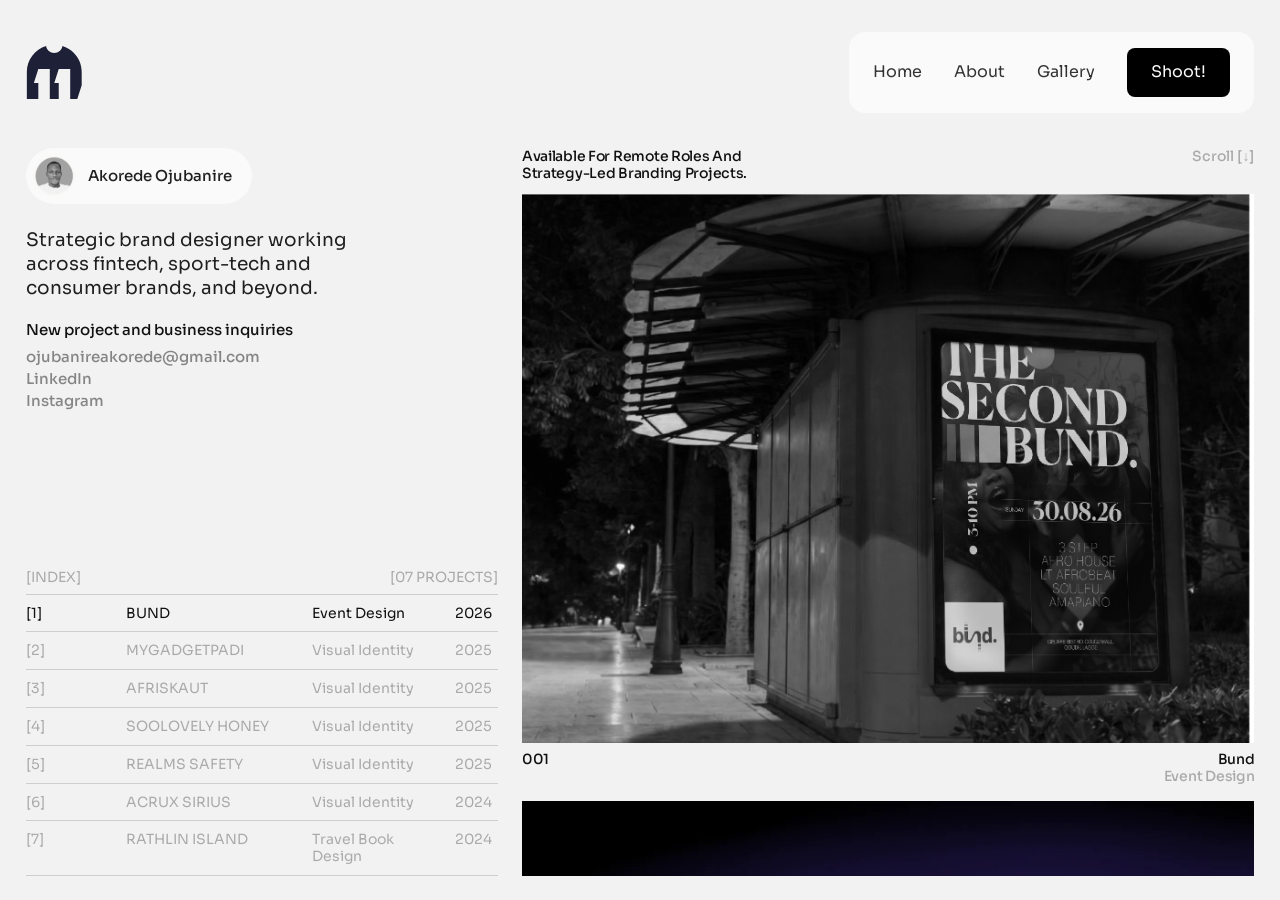
<file: index.html>
<!DOCTYPE html>
<html lang="en">
<head>
<meta charset="utf-8">
<title>Akorede Ojubanire — Brand Designer</title>
<meta name="description" content="Brand designer based in Nigeria, building visual identity systems for fintech, sport-tech, and consumer brands. Available for international work.">
<meta name="viewport" content="width=device-width, initial-scale=1">
<meta property="og:title" content="Akorede Ojubanire — Brand Designer">
<meta property="og:description" content="Brand designer based in Nigeria, building visual identity systems for fintech, sport-tech, and consumer brands. Available for international work.">
<meta property="og:type" content="website">
<link rel="preconnect" href="https://fonts.googleapis.com">
<link rel="preconnect" href="https://fonts.gstatic.com" crossorigin>
<link href="https://fonts.googleapis.com/css2?family=Sora:wght@100..800&display=swap" rel="stylesheet">
<link href="css/styles.css" rel="stylesheet" type="text/css">
<link href="css/overrides.css" rel="stylesheet" type="text/css">
</head>
<body class="body">
<div class="w-layout-vflex div-block-19"><nav class="w-layout-hflex nav-bar navbarstyle" id="navbar"><div class="w-layout-hflex flex-block-36"><a class="w-inline-block" aria-label="Home" href="index.html"><img class="image-46" src="assets/Vector.svg" alt=""></a><div class="w-layout-hflex flex-block-6"><a class="about" href="index.html">Home</a><a class="projects" href="index.html#about">About</a><a class="projects" href="index.html#gallery">Gallery</a><div class="frame-133"><a class="contacts" href="mailto:ojubanireakorede@gmail.com">Shoot!</a></div><details class="wx-menu"><summary class="wx-menu-btn"><div class="wx-menu-bar"></div><div class="wx-menu-bar"></div></summary><div class="wx-menu-panel"><a class="wx-menu-link w-inline-block" href="index.html"><div class="wx-menu-num">(01)</div><div class="wx-menu-text">Home</div></a><a class="wx-menu-link w-inline-block" href="index.html#about"><div class="wx-menu-num">(02)</div><div class="wx-menu-text">About</div></a><a class="wx-menu-link w-inline-block" href="index.html#gallery"><div class="wx-menu-num">(03)</div><div class="wx-menu-text">Gallery</div></a><div class="wx-menu-foot"><div class="wx-menu-socials"><a class="wx-menu-small" rel="noopener" href="https://www.behance.net/ojubanireakorede">Behance</a><a class="wx-menu-small" rel="noopener" href="https://dribbble.com/Nineilleven">Dribbble</a><a class="wx-menu-small" rel="noopener" href="https://www.linkedin.com/in/akorede-ojubanire-077746b2/">LinkedIn</a><a class="wx-menu-small" rel="noopener" href="https://www.instagram.com/koreyy_oj">Instagram</a></div><a class="wx-menu-cta" href="mailto:ojubanireakorede@gmail.com">Shoot!</a></div></div></details></div></div></nav><section class="hx" id="works-home"><div class="hx-split"><div class="hx-left"><div class="hx-intro"><div class="hx-id"><img class="hx-id-img" src="assets/My-Image.png" alt="Portrait of Akorede Ojubanire"><div class="hx-id-name">Akorede Ojubanire</div></div><div class="hx-role">Strategic brand designer working across fintech, sport-tech and consumer brands, and beyond.</div><div class="wxw-contact"><div class="wxw-text">New project and business inquiries</div><div class="wxw-links"><a class="wxw-link" href="mailto:ojubanireakorede@gmail.com">ojubanireakorede@gmail.com</a><a class="wxw-link" rel="noopener" href="https://www.linkedin.com/in/akorede-ojubanire-077746b2/">LinkedIn</a><a class="wxw-link" rel="noopener" href="https://www.instagram.com/koreyy_oj">Instagram</a></div></div></div></div><div class="hx-right"><div class="hx-top"><p class="hx-avail">Available for remote roles and strategy-led branding projects.</p><span class="hx-hint">Scroll [↓]</span></div><div class="hx-stack" id="hx-stack"><article class="hx-item" id="hx-bund" data-case="bund"><div class="hx-card"><a class="hx-lead w-inline-block" data-case="bund" href="#hx-bund"><div class="hx-frame"><img class="hx-img" src="assets/Asset-312.webp" alt="Poster for The Second Bund, dated 30.08.26, on a street kiosk at night in black and white" loading="lazy" decoding="async"></div></a><div class="hx-meta"><span class="hx-num">001</span><div class="hx-who"><span class="hx-name">Bund</span><span class="hx-type">Event Design</span></div></div><a class="hx-read w-inline-block" href="#hx-bund"><span>Read case study</span><span>+</span></a></div></article><article class="hx-item" id="hx-padi" data-case="padi"><div class="hx-card"><a class="hx-lead w-inline-block" data-case="padi" href="#hx-padi"><div class="hx-frame"><img class="hx-img" src="assets/Project-1-01.webp" alt="" loading="lazy" decoding="async"></div></a><div class="hx-meta"><span class="hx-num">002</span><div class="hx-who"><span class="hx-name">MyGadgetPadi</span><span class="hx-type">Visual Identity</span></div></div><a class="hx-read w-inline-block" href="#hx-padi"><span>Read case study</span><span>+</span></a></div></article><article class="hx-item" id="hx-afriskaut" data-case="afriskaut"><div class="hx-card"><a class="hx-lead w-inline-block" data-case="afriskaut" href="#hx-afriskaut"><div class="hx-frame"><img class="hx-img" src="assets/Frame-1000010499.webp" alt="" loading="lazy" decoding="async"></div></a><div class="hx-meta"><span class="hx-num">003</span><div class="hx-who"><span class="hx-name">Afriskaut</span><span class="hx-type">Visual Identity</span></div></div><a class="hx-read w-inline-block" href="#hx-afriskaut"><span>Read case study</span><span>+</span></a></div></article><article class="hx-item" id="hx-lovely" data-case="lovely"><div class="hx-card"><a class="hx-lead w-inline-block" data-case="lovely" href="#hx-lovely"><div class="hx-frame"><img class="hx-img" src="assets/SooLovely-Honey.webp" alt="" loading="lazy" decoding="async"></div></a><div class="hx-meta"><span class="hx-num">004</span><div class="hx-who"><span class="hx-name">SooLovely Honey</span><span class="hx-type">Visual Identity</span></div></div><a class="hx-read w-inline-block" href="#hx-lovely"><span>Read case study</span><span>+</span></a></div></article><article class="hx-item" id="hx-realms" data-case="realms"><div class="hx-card"><a class="hx-lead w-inline-block" data-case="realms" href="#hx-realms"><div class="hx-frame"><img class="hx-img" src="assets/REALMS-Yellow-Presentation-02.webp" alt="Realms Safety wordmark with chevron stripe over a worker welding in sparks" loading="lazy" decoding="async"></div></a><div class="hx-meta"><span class="hx-num">005</span><div class="hx-who"><span class="hx-name">Realms Safety</span><span class="hx-type">Visual Identity</span></div></div><a class="hx-read w-inline-block" href="#hx-realms"><span>Read case study</span><span>+</span></a></div></article><article class="hx-item" id="hx-acrux" data-case="acrux"><div class="hx-card"><a class="hx-lead w-inline-block" data-case="acrux" href="#hx-acrux"><div class="hx-frame"><img class="hx-img" src="assets/Untitled-1-01.webp" alt="" loading="lazy" decoding="async"></div></a><div class="hx-meta"><span class="hx-num">006</span><div class="hx-who"><span class="hx-name">Acrux Sirius</span><span class="hx-type">Visual Identity</span></div></div><a class="hx-read w-inline-block" href="#hx-acrux"><span>Read case study</span><span>+</span></a></div></article><article class="hx-item" id="hx-rathlin" data-case="rathlin"><div class="hx-card"><a class="hx-lead w-inline-block" data-case="rathlin" href="#hx-rathlin"><div class="hx-frame"><img class="hx-img" src="assets/Rathlin-Island-01.webp" alt="Rathlin Island travel book cover with the white wordmark over a lighthouse and cliffs under a purple and gold sky" loading="lazy" decoding="async"></div></a><div class="hx-meta"><span class="hx-num">007</span><div class="hx-who"><span class="hx-name">Rathlin Island</span><span class="hx-type">Travel Book Design</span></div></div><a class="hx-read w-inline-block" href="#hx-rathlin"><span>Read case study</span><span>+</span></a></div></article></div><div class="hx-view" id="hx-view"><div class="hx-pillwrap w-embed"><button type="button" class="hx-vbtn" aria-label="Back to projects"><svg width="18" height="18" viewBox="0 0 18 18" fill="none" aria-hidden="true"><path d="M14.5 9H3.5M8 4.5L3.5 9L8 13.5" stroke="currentColor" stroke-width="1.6" stroke-linecap="round" stroke-linejoin="round"/></svg></button><button type="button" class="hx-vbtn hx-vbtn-next" aria-label="Next project"><svg width="18" height="18" viewBox="0 0 18 18" fill="none" aria-hidden="true"><path d="M3.5 9H14.5M10 4.5L14.5 9L10 13.5" stroke="currentColor" stroke-width="1.6" stroke-linecap="round" stroke-linejoin="round"/></svg></button></div><section class="cs-wrap" id="casestudy"><div class="w-layout-vflex cs-list"><section class="cs" id="bund"><div class="cs-head"><span class="cs-num">001</span><div class="cs-title"><span class="cs-name">Bund</span><span class="cs-sub">Event Design</span></div><div class="cs-meta"><span class="cs-name">Lifestyle &amp; Entertainment</span><span class="cs-sub">2026</span></div></div><div class="cs-media"><div class="cs-video-realms w-background-video w-background-video-atom"><video autoplay loop muted playsinline preload="metadata" data-object-fit="cover"><source src="assets/bund-logo-animation.mp4" type="video/mp4"></video></div><img class="cs-img" src="assets/Asset-212.webp" alt="Two black and white Bund posters of guests dancing and singing, with the white bund wordmark, on elevator doors" loading="lazy" decoding="async"><div class="cs-video-realms w-background-video w-background-video-atom"><video autoplay loop muted playsinline preload="metadata" data-object-fit="cover"><source src="assets/bund-headline.mp4" type="video/mp4"></video></div><img class="cs-img" src="assets/Asset-312.webp" alt="Poster for The Second Bund, dated 30.08.26, on a street kiosk at night in black and white" loading="lazy" decoding="async"></div><div class="cs-write"><div class="cs-main"><p class="cs-lead">Event design for Bund, an ambient music and community experience built around calm and connection.</p><p class="cs-flabel">Project overview</p><p class="cs-p">Bund is a space where young and old connect through timeless music. The event was designed from a brand strategy that set out why Bund exists, who it serves and how it differs from the party events around it. It has since run for several editions and is now on its fourth.</p><p class="cs-flabel">Strategic foundation</p><p class="cs-fh">A purpose beyond the night</p><p class="cs-p">Bund exists to create calm, connected spaces in a world that moves too fast, and to build bonds rather than only audiences.</p><p class="cs-fh">A clear difference</p><p class="cs-p">Traditional parties are built around hype and volume. Bund centres comfort, carefully curated music, emotion and real human presence. The strategy puts it in one line: Bund is for feel seekers, not party seekers.</p><p class="cs-fh">Five values</p><p class="cs-p">Exclusivity, quality, emotion, connection and community.</p><p class="cs-flabel">Design</p><p class="cs-p">The identity centres on the white bund wordmark over black and white photography of the guests. </p><p class="cs-flabel">Outcome</p><p class="cs-p">Bund has run beyond its first edition and is now on its fourth.</p></div><div class="cs-side"><div class="cs-fact"><div class="cs-fact-k">Event Designer</div><div class="cs-fact-v">Akorede Ojubanire</div></div></div></div></section><section class="cs" id="padi"><div class="cs-head"><span class="cs-num">002</span><div class="cs-title"><span class="cs-name">MyGadgetPadi</span><span class="cs-sub">Visual Identity</span></div><div class="cs-meta"><span class="cs-name">Consumer Tech</span><span class="cs-sub">2025</span></div></div><div class="cs-media"><div class="cs-video w-background-video w-background-video-atom"><video autoplay loop muted playsinline preload="metadata" data-object-fit="cover"><source src="assets/MGP.mp4" type="video/mp4"></video></div><img class="cs-img" src="assets/Untitled-1-02.webp" alt="" loading="lazy" decoding="async"><img class="cs-img" src="assets/Project-1-02.webp" alt="MyGadgetPadi business cards in purple and off-white showing the logo and oversized icon-mark, on a dark purple textured surface" loading="lazy" decoding="async"><img class="cs-img" src="assets/Untitled-1-02-a6b5c8.webp" alt="MyGadgetPadi logo lockups, horizontal and stacked, with clearspace construction guides" loading="lazy" decoding="async"><img class="cs-img" src="assets/Project-1.webp" alt="Three phone screens showing MyGadgetPadi brand social visuals: &#x27;Meet myGadgetPadi&#x27; and &#x27;Buy, Upgrade, Protect.&#x27;" loading="lazy" decoding="async"><img class="cs-img" src="assets/Project-1-04.webp" alt="MyGadgetPadi branded purple brochure folder with concentric arc pattern on a dark folder" loading="lazy" decoding="async"><img class="cs-img" src="assets/Project-1-03.webp" alt="Purple MyGadgetPadi tote bag with white and orange logo against a dark purple background" loading="lazy" decoding="async"><img class="cs-img" src="assets/Project-1-11.webp" alt="MyGadgetPadi app icon displayed on a phone home screen" loading="lazy" decoding="async"><img class="cs-img" src="assets/Project-1-09.webp" alt="Purple MyGadgetPadi USB flash drive resting on a dark keyboard" loading="lazy" decoding="async"><img class="cs-img" src="assets/Project-1-07.webp" alt="MyGadgetPadi billboard mockup reading &#x27;My All-in-one Gadget Partner&#x27;" loading="lazy" decoding="async"><img class="cs-img" src="assets/BG-1.webp" alt="MyGadgetPadi brand guidelines document pages: logo, icon, colours, typography and photography" loading="lazy" decoding="async"><img class="cs-img" src="assets/Project-1-08.webp" alt="Two MyGadgetPadi elevator screen ads: &#x27;Upgrade &amp; Protect.&#x27; and &#x27;All-in-one Gadget Partner&#x27;" loading="lazy" decoding="async"></div><div class="cs-write"><div class="cs-main"><p class="cs-lead">Visual identity for MyGadgetPadi, a Nigerian consumer electronics platform where individuals and businesses buy, protect, repair and upgrade their devices.</p><p class="cs-flabel">Project overview</p><p class="cs-p">The brand arrived with a complete strategy and no visual identity. "Padi" is Nigerian slang for a close friend, and the identity had to earn that.</p><p class="cs-flabel">Design thinking</p><p class="cs-fh">A mascot instead of a mark</p><p class="cs-p">A cold geometric logo would not earn the name. The mascot is built from the letter "g", reflected to form both "g" and "p", and styled as a friendly robotic character. It carries no demographic bias, so everyone connects with it.</p><p class="cs-fh">Amber over red</p><p class="cs-p">Red was the first direction, chosen for energy. The client challenged it, and amber replaced it because it brought the warmth the name promised. Two logo lockups, a primary mark and a compact version, let the system work from a billboard to a favicon.</p><p class="cs-flabel">Outcome</p><p class="cs-p">The identity launched across the website, Instagram and LinkedIn at once. The mascot gave MyGadgetPadi a recognizable anchor in the Nigerian consumer tech space from day one. The final system covers ten touchpoints, including logo variations, brand guidelines, social templates, stationery and merchandise.</p><p class="cs-p">"Amazing work. The whole team loved the new logo when they saw it. Kudos to you for exceptional work done." Tolu, CEO, MyGadgetPadi</p></div><div class="cs-side"><div class="cs-fact"><div class="cs-fact-k">Art Director</div><div class="cs-fact-v">Yusuf Adedayo</div></div><div class="cs-fact"><div class="cs-fact-k">Brand Designer</div><div class="cs-fact-v">Akorede Ojubanire</div></div></div></div></section><section class="cs" id="afriskaut"><div class="cs-head"><span class="cs-num">003</span><div class="cs-title"><span class="cs-name">Afriskaut</span><span class="cs-sub">Visual Identity</span></div><div class="cs-meta"><span class="cs-name">Sport Tech</span><span class="cs-sub">2025</span></div></div><div class="cs-media"><img class="cs-img" src="assets/Player-Transfer-Sodiq-Lawal.webp" alt="Afriskaut transfer announcement graphic: Nigerian defender Sodiq Lawal signs for Kalmar FF" loading="lazy" decoding="async"><img class="cs-img" src="assets/Player-Transfer-oladimeji-kilani.webp" alt="Afriskaut transfer announcement graphic: Nigerian forward Oladimeji Kilani moves to Gallos Blancos" loading="lazy" decoding="async"><div class="cs-label">Before</div><img class="cs-img" src="assets/Afriskaut-NLO-Cup-H2H---Emalex-FC-vs-Ozalla-FC.webp" alt="Afriskaut NLO Cup match-stat graphic comparing two players&#x27; ratings, minutes, goals, passes and duels" loading="lazy" decoding="async"><div class="cs-label">After</div><img class="cs-img" src="assets/Abdou-Wadou-Sarr.webp" alt="Afriskaut player comparison &#x27;The Van Hecke Prototype&#x27; with portraits and heat maps of Abdou Wadou Sarr and Jan Paul van Hecke, blue version" loading="lazy" decoding="async"><img class="cs-img" src="assets/Frame-1000010504.webp" alt="" loading="lazy" decoding="async"><img class="cs-img" src="assets/Frame-1000010506.webp" alt="" loading="lazy" decoding="async"><img class="cs-img" src="assets/Frame-1000010505.webp" alt="" loading="lazy" decoding="async"><img class="cs-img" src="assets/Frame-1000010507.webp" alt="" loading="lazy" decoding="async"><img class="cs-img" src="assets/Frame-1000010506-5eec7a.webp" alt="" loading="lazy" decoding="async"><img class="cs-img" src="assets/Frame-1000010505-8f5696.webp" alt="" loading="lazy" decoding="async"></div><div class="cs-write"><div class="cs-main"><p class="cs-lead">Visual identity for Afriskaut, a sport-tech platform that scouts undiscovered African football talent and connects it to clubs, agencies and scouts worldwide.</p><p class="cs-flabel">Challenge</p><p class="cs-p">An international agency developed the brand strategy. It was sound but visually disconnected from the African market it needed to speak to, because global brands often miss the nuance of local sports culture. The work took the agency's strategy and translated it into a visual system that feels native, credible and executable across seven markets.</p><p class="cs-flabel">Design thinking</p><p class="cs-fh">Speed as a design constraint</p><p class="cs-p">Transfer windows and tournament calendars do not wait, so the system is built on repeatable templates for player reports, intelligence drops and competition branding.</p><p class="cs-fh">Competition branding across seven markets</p><p class="cs-p">Youth league competitions ran across all seven African regions, with competition logos, identity systems, offline branding, leaderboards and banners, often on compressed timelines set by the sport calendar.</p><p class="cs-flabel">Strategic thinking</p><p class="cs-fh">From design to strategy</p><p class="cs-p">Twelve months in, the design work had shown where the brand's communication fell short, and a four-pillar content model became the spine of Afriskaut content. The Afriskaut 3.0 repositioning aligned with the CEO's vision for the next phase of the platform, and the role grew into ownership of external strategy: ad scripts, video direction, LinkedIn content aimed at decision-makers, and email campaigns.</p><p class="cs-flabel">Outcome</p><p class="cs-p">Over two years the work moved from visual execution to strategic ownership, and the visual system gave Afriskaut a coherent, authoritative presence across seven markets.</p><p class="cs-p">Instagram followers grew from over 1,800 to nearly 3,000 in six months, and many of the new followers were Afriskaut's ideal customers. One carousel on why African players cannot legally move to Europe before 18 reached 51,220 views, 92% of them from non-followers, and led to several booked meetings with football agent teams. Email open rates also improved after the Afriskaut 3.0 launch.</p></div><div class="cs-side"><div class="cs-fact"><div class="cs-fact-k">Lead UI/UX Designer</div><div class="cs-fact-v">Joshua Osazuwa</div></div><div class="cs-fact"><div class="cs-fact-k">Brand Designer</div><div class="cs-fact-v">Akorede Ojubanire</div></div></div></div></section><section class="cs" id="lovely"><div class="cs-head"><span class="cs-num">004</span><div class="cs-title"><span class="cs-name">SooLovely Honey</span><span class="cs-sub">Visual Identity</span></div><div class="cs-meta"><span class="cs-name">FMCG / Foods</span><span class="cs-sub">2025</span></div></div><div class="cs-media"><img class="cs-img" src="assets/SooLovely-Honey.webp" alt="SooLovely Honey drippy cream logotype over a close-up of golden honey on a dipper" loading="lazy" decoding="async"><img class="cs-img" src="assets/SooLovely-Honey-08.webp" alt="SooLovely Honey sticker set: logotype, flower mark, Soo monogram and honey dipper on a red honeycomb background" loading="lazy" decoding="async"><img class="cs-img" src="assets/sketch.webp" alt="" loading="lazy" decoding="async"><div class="cs-video w-background-video w-background-video-atom"><video autoplay loop muted playsinline preload="metadata" data-object-fit="cover"><source src="assets/Soolovely-Logo-MGFX.mp4" type="video/mp4"></video></div><img class="cs-img" src="assets/Soolovely.webp" alt="" loading="lazy" decoding="async"><img class="cs-img" src="assets/bottle.webp" alt="" loading="lazy" decoding="async"><img class="cs-img" src="assets/SooLovely-Honey-Design.webp" alt="SooLovely Honey gift box with red and maroon pattern, thank-you cards and branded ribbon" loading="lazy" decoding="async"><img class="cs-img" src="assets/SooLovely-Honey-02.webp" alt="SooLovely Honey logo in four colourways: maroon, cream, red and yellow, with HEX codes" loading="lazy" decoding="async"></div><div class="cs-write"><div class="cs-main"><p class="cs-lead">Brand identity and packaging for SooLovely, a premium Nigerian honey brand.</p><p class="cs-flabel">Project overview</p><p class="cs-p">SooLovely started with no logo, no packaging and no brand identity. The brand needed to stand out on a competitive retail shelf and make health-conscious Nigerians reach for it without hesitation. Most honey brands default to predictable rustic visuals, which left room for something more distinctive.</p><p class="cs-flabel">Role</p><p class="cs-p">The logotype was hand-sketched, two complete visual directions were developed, and the full system was built across label, box, ribbon and every physical touchpoint. The client chose the hand-drawn direction and the brand launched with it.</p><p class="cs-flabel">Design thinking</p><p class="cs-fh">Hand-drawn, because it had to feel something</p><p class="cs-p">The logotype was sketched from scratch, refined and digitized, which gives it a warmth no font library can provide.</p><p class="cs-fh">Honey drops in the type</p><p class="cs-p">The drops are part of the letters themselves rather than decoration, so every glance at the logo shows honey and the product communicates itself.</p><p class="cs-fh">Warmth over rustic</p><p class="cs-p">Warm ambers and golds, the actual colour of premium honey, sit with clean modern layouts that read as natural and shelf-ready.</p><p class="cs-flabel">Outcome</p><p class="cs-p">The packaging communicates premium quality and natural warmth at a glance. The hand-drawn logotype became the brand's most distinctive asset on the shelf, and the scalable label system is built to adapt across future product variants.</p></div><div class="cs-side"><div class="cs-fact"><div class="cs-fact-k">Brand Designer</div><div class="cs-fact-v">Akorede Ojubanire</div></div></div></div></section><section class="cs" id="realms"><div class="cs-head"><span class="cs-num">005</span><div class="cs-title"><span class="cs-name">Realms Safety</span><span class="cs-sub">Visual Identity</span></div><div class="cs-meta"><span class="cs-name">Safety Retail</span><span class="cs-sub">2025</span></div></div><div class="cs-media"><div class="cs-video-realms w-background-video w-background-video-atom"><video autoplay loop muted playsinline preload="metadata" data-object-fit="cover"><source src="assets/REAMLS-MOTION.mp4" type="video/mp4"></video></div><img class="cs-img" src="assets/REALMS-Yellow-Presentation-02.webp" alt="Realms Safety wordmark with chevron stripe over a worker welding in sparks" loading="lazy" decoding="async"><img class="cs-img" src="assets/REALMS-Yellow-Presentation-11.webp" alt="Realms Safety poster reading When you&#x27;re protected, you move boldly, with a worker on a timber roof frame and the RS monogram" loading="lazy" decoding="async"><div class="cs-video-realms w-background-video w-background-video-atom"><video autoplay loop muted playsinline preload="metadata" data-object-fit="cover"><source src="assets/gemini_generated_video_73cc704f.mp4" type="video/mp4"></video></div><img class="cs-img" src="assets/REALMS-Yellow-Presentation-03.webp" alt="Realms Safety logo system: wordmark, sub-mark, chevron mark, S-plus mark, icon marks and monograms on black" loading="lazy" decoding="async"><img class="cs-img" src="assets/REALMS-Yellow-Presentation-04.webp" alt="Realms Safety wordmark in four colourways: black on yellow, yellow on black, white on black and black on white" loading="lazy" decoding="async"><img class="cs-img" src="assets/REALMS-Yellow-Presentation-08.webp" alt="Yellow Realms Safety business card with RS monogram, beside the front page with the sub-mark on black" loading="lazy" decoding="async"><img class="cs-img" src="assets/REALMS-Yellow-Presentation-12.webp" alt="Black and yellow Realms Safety tape rolls with chevron stripes, RS monogram and wordmark" loading="lazy" decoding="async"><img class="cs-img" src="assets/REALMS-Yellow-Presentation-14.webp" alt="Three cardboard boxes taped with Realms Safety chevron tape and labelled Delivered Safely" loading="lazy" decoding="async"><img class="cs-img" src="assets/REALMS-Yellow-Presentation-07.webp" alt="Realms Safety wordmark on a glass building facade with yellow chevron stripes on the ground" loading="lazy" decoding="async"><img class="cs-img" src="assets/REALMS-Yellow-Presentation-15.webp" alt="Realms Safety billboard reading Move boldly with Realms Safety now, above a construction site" loading="lazy" decoding="async"></div><div class="cs-write"><div class="cs-main"><p class="cs-lead">Brand identity for Realms Safety, a Nigerian marketplace for safety equipment.</p><p class="cs-flabel">Project overview</p><p class="cs-p">Realms Safety arrived with a name and nothing else. It was ready to compete with the top safety retail brands, and it needed an identity that could stand next to them from launch.</p><p class="cs-flabel">Design thinking</p><p class="cs-fh">A caution stripe as the signature</p><p class="cs-p">The wordmark carries a black and yellow chevron stripe, the pattern of caution tape. A buyer reads what the shop sells before reading a word, and the stripe repeats as a pattern across tape, packaging and signage.</p><p class="cs-fh">A line from the brand idea</p><p class="cs-p">"When you're protected, you move boldly" is the brand line and the idea behind the identity: safety is what lets people move with confidence.</p><p class="cs-flabel">Outcome</p><p class="cs-p">The identity launched with the full system in place, covering the wordmark and monogram, business cards, uniforms, app icon, hard hat, packaging tape and boxes, and billboards. Realms Safety entered the safety retail market with an identity built from its name up.</p></div><div class="cs-side"><div class="cs-fact"><div class="cs-fact-k">Visual Designer</div><div class="cs-fact-v">Akorede Ojubanire</div></div></div></div></section><section class="cs" id="acrux"><div class="cs-head"><span class="cs-num">006</span><div class="cs-title"><span class="cs-name">Acrux Sirius</span><span class="cs-sub">Visual Identity</span></div><div class="cs-meta"><span class="cs-name">Technology</span><span class="cs-sub">2024</span></div></div><div class="cs-media"><img class="cs-img" src="assets/Untitled-1-01.webp" alt="Acrux Sirius brand cover with gradient wordmark, tagline and the star-topped icon on a dark purple background" loading="lazy" decoding="async"><img class="cs-img" src="assets/Acrux-Sirius-06.webp" alt="Acrux Sirius Technologies logo clearspace diagram on dark navy" loading="lazy" decoding="async"><img class="cs-img" src="assets/Untitled-1-06.webp" alt="Black t-shirt with small purple Acrux Sirius icon on the chest" loading="lazy" decoding="async"><img class="cs-img" src="assets/Untitled-1-07.webp" alt="Three Acrux Sirius icon stickers on a laptop lid" loading="lazy" decoding="async"><img class="cs-img" src="assets/Acrux-Sirius-14.webp" alt="" loading="lazy" decoding="async"><img class="cs-img" src="assets/Acrux-Sirius-11.webp" alt="Acrux Sirius brand colour palette: purple, dark purple, light purple and mint with HEX, RGB and CMYK values" loading="lazy" decoding="async"><img class="cs-img" src="assets/Acrux-Sirius-09.webp" alt="Acrux Sirius icon colour usage grid showing eight approved colourways of the app icon" loading="lazy" decoding="async"><img class="cs-img" src="assets/Acrux-Sirius-13.webp" alt="" loading="lazy" decoding="async"><img class="cs-img" src="assets/Acrux-Sirius-17.webp" alt="" loading="lazy" decoding="async"><img class="cs-img" src="assets/Untitled-1.webp" alt="" loading="lazy" decoding="async"><img class="cs-img" src="assets/Untitled-1-10.webp" alt="Purple Acrux Sirius business card with white logo, resting against a stack of cards" loading="lazy" decoding="async"><img class="cs-img" src="assets/Untitled-1-08.webp" alt="Dark Acrux Sirius business card with curved line pattern in low light" loading="lazy" decoding="async"><img class="cs-img" src="assets/Untitled-2-03.webp" alt="" loading="lazy" decoding="async"><img class="cs-img" src="assets/Untitled-1-09.webp" alt="Navy baseball cap embroidered with the purple Acrux Sirius icon" loading="lazy" decoding="async"><img class="cs-img" src="assets/Untitled-2-02.webp" alt="" loading="lazy" decoding="async"></div><div class="cs-write"><div class="cs-main"><p class="cs-lead">Brand identity for Acrux-Sirius, a digital solutions company.</p><p class="cs-flabel">Project overview</p><p class="cs-p">Acrux-Sirius had no logo, no colour and no brand language. It needed a brand that could compete with established tech companies from day one: innovative enough to signal the future, accessible enough not to alienate. One direction was developed and presented with full strategic rationale, and the client accepted it without a single revision.</p><p class="cs-flabel">Design thinking</p><p class="cs-fh">The mark, a moving letter</p><p class="cs-p">The logo is built from the letter A, shaped with upward conviction like a rocket launching. A star tracks through the lines of the A and shoots out at the apex, crowning innovative efforts. Acrux is the brightest navigational star in the Southern Cross, and the mark earns that name.</p><p class="cs-fh">Electric purple over tech blue</p><p class="cs-p">The category defaults to blue. Electric purple signals imagination, forward thinking and creative disruption, which suits a brand built on AI and accessible digital solutions, and it separates Acrux-Sirius from competitors immediately.</p><p class="cs-flabel">Outcome</p><p class="cs-p">Presenting one direction instead of several kept confidence in the work high, and the client's trust reflected the clarity of the thinking. The electric purple identity gave Acrux-Sirius clear differentiation in a category dominated by blue, and the rocket-inspired mark communicates innovation and forward momentum at a glance.</p></div><div class="cs-side"><div class="cs-fact"><div class="cs-fact-k">Brand Designer</div><div class="cs-fact-v">Akorede Ojubanire</div></div></div></div></section><section class="cs" id="rathlin"><div class="cs-head"><span class="cs-num">007</span><div class="cs-title"><span class="cs-name">Rathlin Island</span><span class="cs-sub">Travel Book Design</span></div><div class="cs-meta"><span class="cs-name">Travel &amp; Tourism</span><span class="cs-sub">2024</span></div></div><div class="cs-media"><img class="cs-img" src="assets/Rathlin-Island-01.webp" alt="Rathlin Island travel book cover with the white wordmark over a lighthouse and cliffs under a purple and gold sky" loading="lazy" decoding="async"><img class="cs-img" src="assets/Rathlin-Island-02.webp" alt="Opening spread of the Rathlin Island travel book, with an aerial photo of the harbour, an island map and star scores for beauty, history and culture" loading="lazy" decoding="async"><img class="cs-img" src="assets/Rathlin-Island-03.webp" alt="Historical Significance spread and the start of the Must-See Attractions spread in the Rathlin Island travel book" loading="lazy" decoding="async"><img class="cs-img" src="assets/Rathlin-Island-04.webp" alt="Spread on Carrick-a-Rede Rope Bridge and Breakwater Studio in the Rathlin Island travel book" loading="lazy" decoding="async"><img class="cs-img" src="assets/Rathlin-Island-05.webp" alt="Ferry spread in the Rathlin Island travel book, with both island ferries on the water" loading="lazy" decoding="async"><img class="cs-img" src="assets/Rathlin-Island-06.webp" alt="Best Time To Visit spread in the Rathlin Island travel book" loading="lazy" decoding="async"><img class="cs-img" src="assets/Rathlin-Island-07.webp" alt="Open Rathlin Island travel book on a wooden stand, showing the opening spread with the island map" loading="lazy" decoding="async"><img class="cs-img" src="assets/Rathlin-Island-08.webp" alt="Open Rathlin Island travel book on a wooden stand, showing the Historical Significance and Must-See Attractions spreads" loading="lazy" decoding="async"></div><div class="cs-write"><div class="cs-main"><p class="cs-lead">A tour guide book for Rathlin Island, County Antrim, designed as a task for a job application.</p><p class="cs-flabel">Project overview</p><p class="cs-p">Rathlin Island is a tour guide book I was asked to design as part of a job application. It covers the northernmost inhabited island of Ireland, which sits off the County Antrim coast and is reached by ferry from Ballycastle.</p><p class="cs-flabel">Design</p><p class="cs-fh">The cover</p><p class="cs-p">The cover sets the island's lighthouse and cliffs under a purple and gold sky. The white Rathlin Island wordmark sits on the cliffs, and a green strip below carries the County Antrim tag and the line &ldquo;Visit the northernmost inhabited island of Ireland.&rdquo;</p><p class="cs-fh">Green through the pages</p><p class="cs-p">Light and deep greens run through the headings, panels and maps inside, and the photography carries the colour on each spread.</p><p class="cs-fh">One topic to a spread</p><p class="cs-p">The first spread gives the island's position, an aerial photo, a map with a legend, and Beauty, Historical and Cultural scores in stars. Later spreads cover the island's history, including Robert the Bruce and Bruce's Cave, the must-see attractions, the ferry from Ballycastle, and the best time to visit.</p></div><div class="cs-side"><div class="cs-fact"><div class="cs-fact-k">Book Designer</div><div class="cs-fact-v">Akorede Ojubanire</div></div><div class="cs-fact"><div class="cs-fact-k">Context</div><div class="cs-fact-v">Job application task</div></div></div></div></section></div></section><section class="ab" id="about"><div class="ab-row"><div class="ab-k">Profile</div><div class="ab-text"><p class="ab-p">Akorede Ojubanire is a Lagos-based strategic brand designer working across fintech, sport-tech and consumer brands, and beyond.</p><p class="ab-p">With over five years of experience, he has worked remotely with teams in Nigeria, Canada and the United States, designing brand identities and digital products and developing content strategy.</p><p class="ab-p">He joined Afriskaut as a brand designer and left as Brand Strategist, having moved from visual execution to owning external strategy: a four-pillar content model, ad scripts, video direction, and LinkedIn and email campaigns. Over six months, Instagram followers grew from 1,800+ to nearly 3,000. One carousel reached 51,220 views, 92.3% of them from non-followers, and led to several booked meetings with football agent teams.</p><p class="ab-p">His practice starts from strategic intent, the decision about what a brand is for, before any design begins. He is now building KLAVEON, a strategy-led branding partner.</p></div><div class="ab-note"><p class="ab-p">All work by Akorede Ojubanire, including projects created in collaboration with teams at Afriskaut, ShareBanta, Broadsend and Peekpile.</p></div></div><div class="ab-row"><div class="ab-k">Experience</div><div class="ab-lines"><div class="ab-line"><div class="ab-p">2024 - 2026</div><div class="ab-p">Brand Strategist</div><div class="ab-p">Afriskaut</div><div class="ab-p">Lagos, Nigeria (remote)</div></div><div class="ab-line"><div class="ab-p">2022 - 2024</div><div class="ab-p">Lead UI/UX &amp; Brand Designer</div><div class="ab-p">ShareBanta</div><div class="ab-p">Lagos, Nigeria (remote)</div></div><div class="ab-line"><div class="ab-p">2024</div><div class="ab-p">Visual Brand &amp; Motion Designer</div><div class="ab-p">Broadsend (contract)</div><div class="ab-p">Ontario, Canada (remote)</div></div><div class="ab-line"><div class="ab-p">2023 - 2024</div><div class="ab-p">Lead Creative Designer</div><div class="ab-p">Peekpile</div><div class="ab-p">Lagos, Nigeria (remote)</div></div></div></div><div class="ab-row"><div class="ab-k">Education</div><div class="ab-lines"><div class="ab-line"><div class="ab-p">2015 - 2019</div><div class="ab-p">Bachelor of Psychology</div><div class="ab-p">University of Lagos</div><div class="ab-p">Lagos, Nigeria</div></div></div></div><div class="ab-row"><div class="ab-k">Skills</div><div class="ab-lines"><div class="ab-line"><div class="ab-list"><div class="ab-sub">Strategy</div><div class="ab-p">Brand Strategy</div><div class="ab-p">Content Strategy</div><div class="ab-p">Advertising + Marketing</div></div><div class="ab-list"><div class="ab-sub">Design</div><div class="ab-p">Brand Visual Identity Development</div><div class="ab-p">Typography + Layout Design</div><div class="ab-p">Graphic Design</div><div class="ab-p">Web UI/UX Design</div><div class="ab-p">UI/UX Research</div><div class="ab-p">Design Systems</div><div class="ab-p">Motion Design</div><div class="ab-p">Photography + Editing</div></div><div class="ab-list"><div class="ab-sub">Tools</div><div class="ab-p">Photoshop</div><div class="ab-p">Illustrator</div><div class="ab-p">Figma</div><div class="ab-p">After Effects</div><div class="ab-p">InDesign</div><div class="ab-p">Webflow</div><div class="ab-p">Procreate</div><div class="ab-p">Notion</div></div></div></div></div><div class="ab-row"><div class="ab-k">New project and business inquiries</div><div class="ab-lines"><div class="ab-line"><div class="ab-list"><a class="ab-link" href="tel:+2348130497668">+234 813 049 7668</a><a class="ab-link" href="mailto:ojubanireakorede@gmail.com">ojubanireakorede@gmail.com</a><a class="ab-link" href="https://www.instagram.com/koreyy_oj">Instagram</a><a class="ab-link" href="https://www.linkedin.com/in/akorede-ojubanire-077746b2/">LinkedIn</a></div><div class="ab-c3"><div class="ab-p">Lagos, Nigeria</div></div></div></div></div></section><section class="gl" id="gallery"><div class="gl-head"><span class="gl-title">Gallery</span><span class="gl-note">Side work outside client projects: motion, illustration, posters and photography.</span></div><div class="gl-grid"><figure class="gl-item"><div class="gl-media gl-r34"><div class="gl-vid w-background-video w-background-video-atom"><video autoplay loop muted playsinline preload="metadata" data-object-fit="cover"><source src="assets/FIFA-BULGE.mp4" type="video/mp4"></video></div></div><div class="gl-cap"><span class="gl-name">Motion design</span><span class="gl-feat">Featured by Cavalry</span></div></figure><figure class="gl-item"><div class="gl-media"><img class="gl-img" src="assets/New-IG-Poster-Designs-02.jpg" alt="Poster design Rock: Emotional Dependence, with a large stone block on a red ground and the word ROCK in stone texture"></div><div class="gl-cap"><span class="gl-name">Rock: Emotional Dependence</span><span class="gl-feat">Poster design, 2025</span></div></figure><figure class="gl-item"><div class="gl-media"><img class="gl-img" src="assets/New-IG-Poster-Designs-01.jpg" alt="Alternate layout of the Rock: Emotional Dependence poster with the headline Stability, strength and unwavering support"></div><div class="gl-cap"><span class="gl-name">Rock: Emotional Dependence</span><span class="gl-feat">Poster design, 2025, alternate layout</span></div></figure><figure class="gl-item"><div class="gl-media"><img class="gl-img" src="assets/Reek-02.jpg" alt="Poster for Reek with a halftone photograph of a man in an empty concrete hall and large distorted black lettering"></div><div class="gl-cap"><span class="gl-name">Reek</span><span class="gl-feat">Featuring Reek Justin</span></div></figure><figure class="gl-item"><div class="gl-media"><img class="gl-img" src="assets/Red-01.jpg" alt="Red poster design"></div><div class="gl-cap"><span class="gl-name">Sinners</span><span class="gl-feat">Poster design</span></div></figure><figure class="gl-item"><div class="gl-media gl-r34"><div class="gl-vid w-background-video w-background-video-atom"><video autoplay loop muted playsinline preload="metadata" data-object-fit="cover"><source src="assets/Composition-1.mp4" type="video/mp4"></video></div></div><div class="gl-cap"><span class="gl-name">Motion design</span><span class="gl-feat">Featured by Cavalry</span></div></figure><figure class="gl-item"><div class="gl-media gl-r34"><div class="gl-vid w-background-video w-background-video-atom"><video autoplay loop muted playsinline preload="metadata" data-object-fit="cover"><source src="assets/Jazzed.mp4" type="video/mp4"></video></div></div><div class="gl-cap"><span class="gl-name">Motion design</span></div></figure><figure class="gl-item" data-pos="illus"><div class="gl-media gl-r34"><div class="gl-vid w-background-video w-background-video-atom"><video autoplay loop muted playsinline preload="metadata" data-object-fit="cover"><source src="assets/Untitled.mp4" type="video/mp4"></video></div></div><div class="gl-cap"><span class="gl-name">Illustration</span><span class="gl-feat">Made in Procreate</span></div></figure><figure class="gl-item" data-pos="photo-a"><div class="gl-media"><img class="gl-img" src="assets/Photo-01.webp" alt="Man in a white shirt seated at a dark glossy table with orange place mats, a champagne bottle and framed portrait artwork behind him" loading="lazy" decoding="async"></div><div class="gl-cap"><span class="gl-name">Photography</span><span class="gl-feat">Mannyxville Hotel, 2019</span></div></figure><figure class="gl-item" data-pos="photo-b"><div class="gl-media"><img class="gl-img" src="assets/Photo-02.webp" alt="Lounge with a wall-mounted TV showing a football match, striped window blinds, olive sofas and framed sports photographs on the walls" loading="lazy" decoding="async"></div><div class="gl-cap"><span class="gl-name">Photography</span><span class="gl-feat">Mannyxville Hotel, 2019</span></div></figure><figure class="gl-item" data-pos="photo-c"><div class="gl-media"><img class="gl-img" src="assets/Photo-03.webp" alt="Sunset over dark hills with an orange sun breaking through low clouds and a crowd silhouetted in the foreground" loading="lazy" decoding="async"></div><div class="gl-cap"><span class="gl-name">Photography</span><span class="gl-feat">Mountain in Osun State, Nigeria</span></div></figure></div></section></div></div></div><div class="hx-index"><div class="hx-ihead"><span>[Index]</span><span>[07 Projects]</span></div><div class="hx-rows"><a class="hx-row w-inline-block" data-case="bund" href="#hx-bund"><span>[1]</span><span class="hx-rname">Bund</span><span>Event Design</span><span>2026</span></a><a class="hx-row w-inline-block" data-case="padi" href="#hx-padi"><span>[2]</span><span class="hx-rname">MyGadgetPadi</span><span>Visual Identity</span><span>2025</span></a><a class="hx-row w-inline-block" data-case="afriskaut" href="#hx-afriskaut"><span>[3]</span><span class="hx-rname">Afriskaut</span><span>Visual Identity</span><span>2025</span></a><a class="hx-row w-inline-block" data-case="lovely" href="#hx-lovely"><span>[4]</span><span class="hx-rname">SooLovely Honey</span><span>Visual Identity</span><span>2025</span></a><a class="hx-row w-inline-block" data-case="realms" href="#hx-realms"><span>[5]</span><span class="hx-rname">Realms Safety</span><span>Visual Identity</span><span>2025</span></a><a class="hx-row w-inline-block" data-case="acrux" href="#hx-acrux"><span>[6]</span><span class="hx-rname">Acrux Sirius</span><span>Visual Identity</span><span>2024</span></a><a class="hx-row w-inline-block" data-case="rathlin" href="#hx-rathlin"><span>[7]</span><span class="hx-rname">Rathlin Island</span><span>Travel Book Design</span><span>2024</span></a></div></div></section></div>
<script src="js/main.js" defer></script>
</body>
</html>
</file>
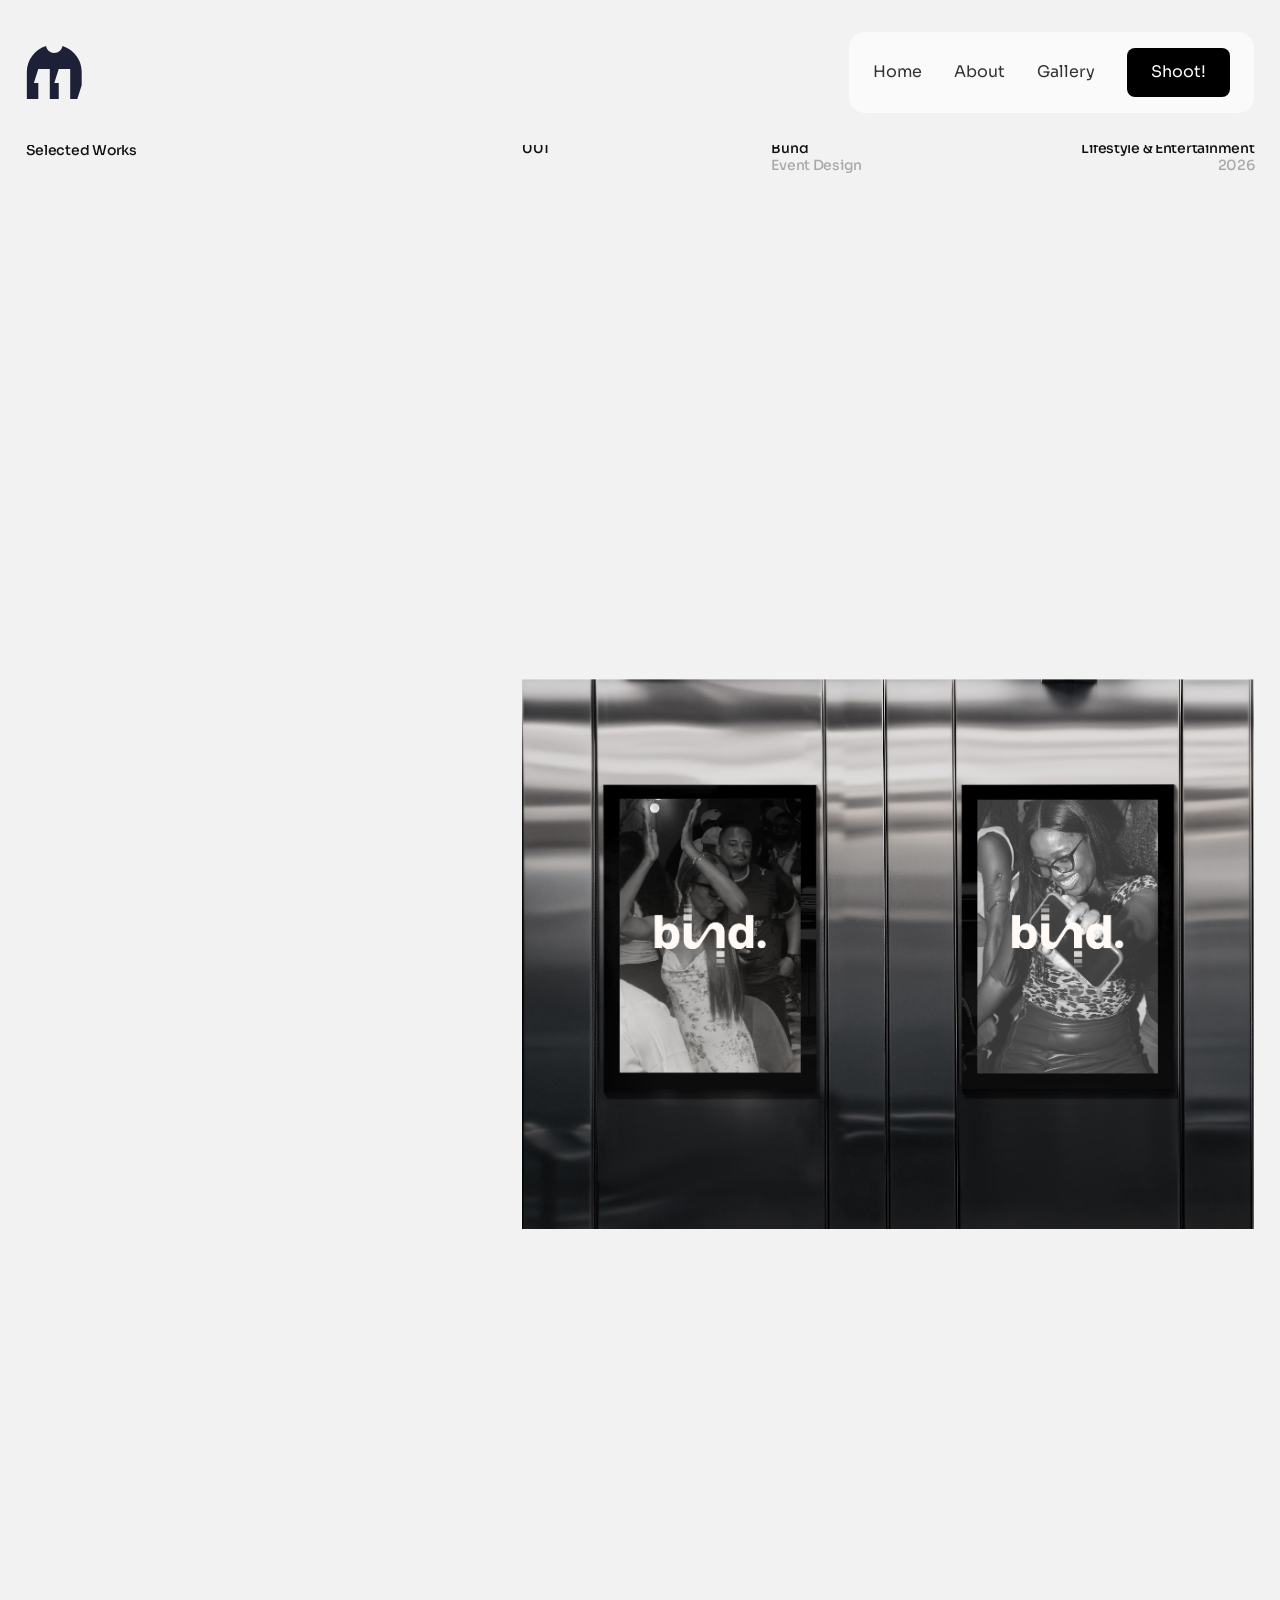
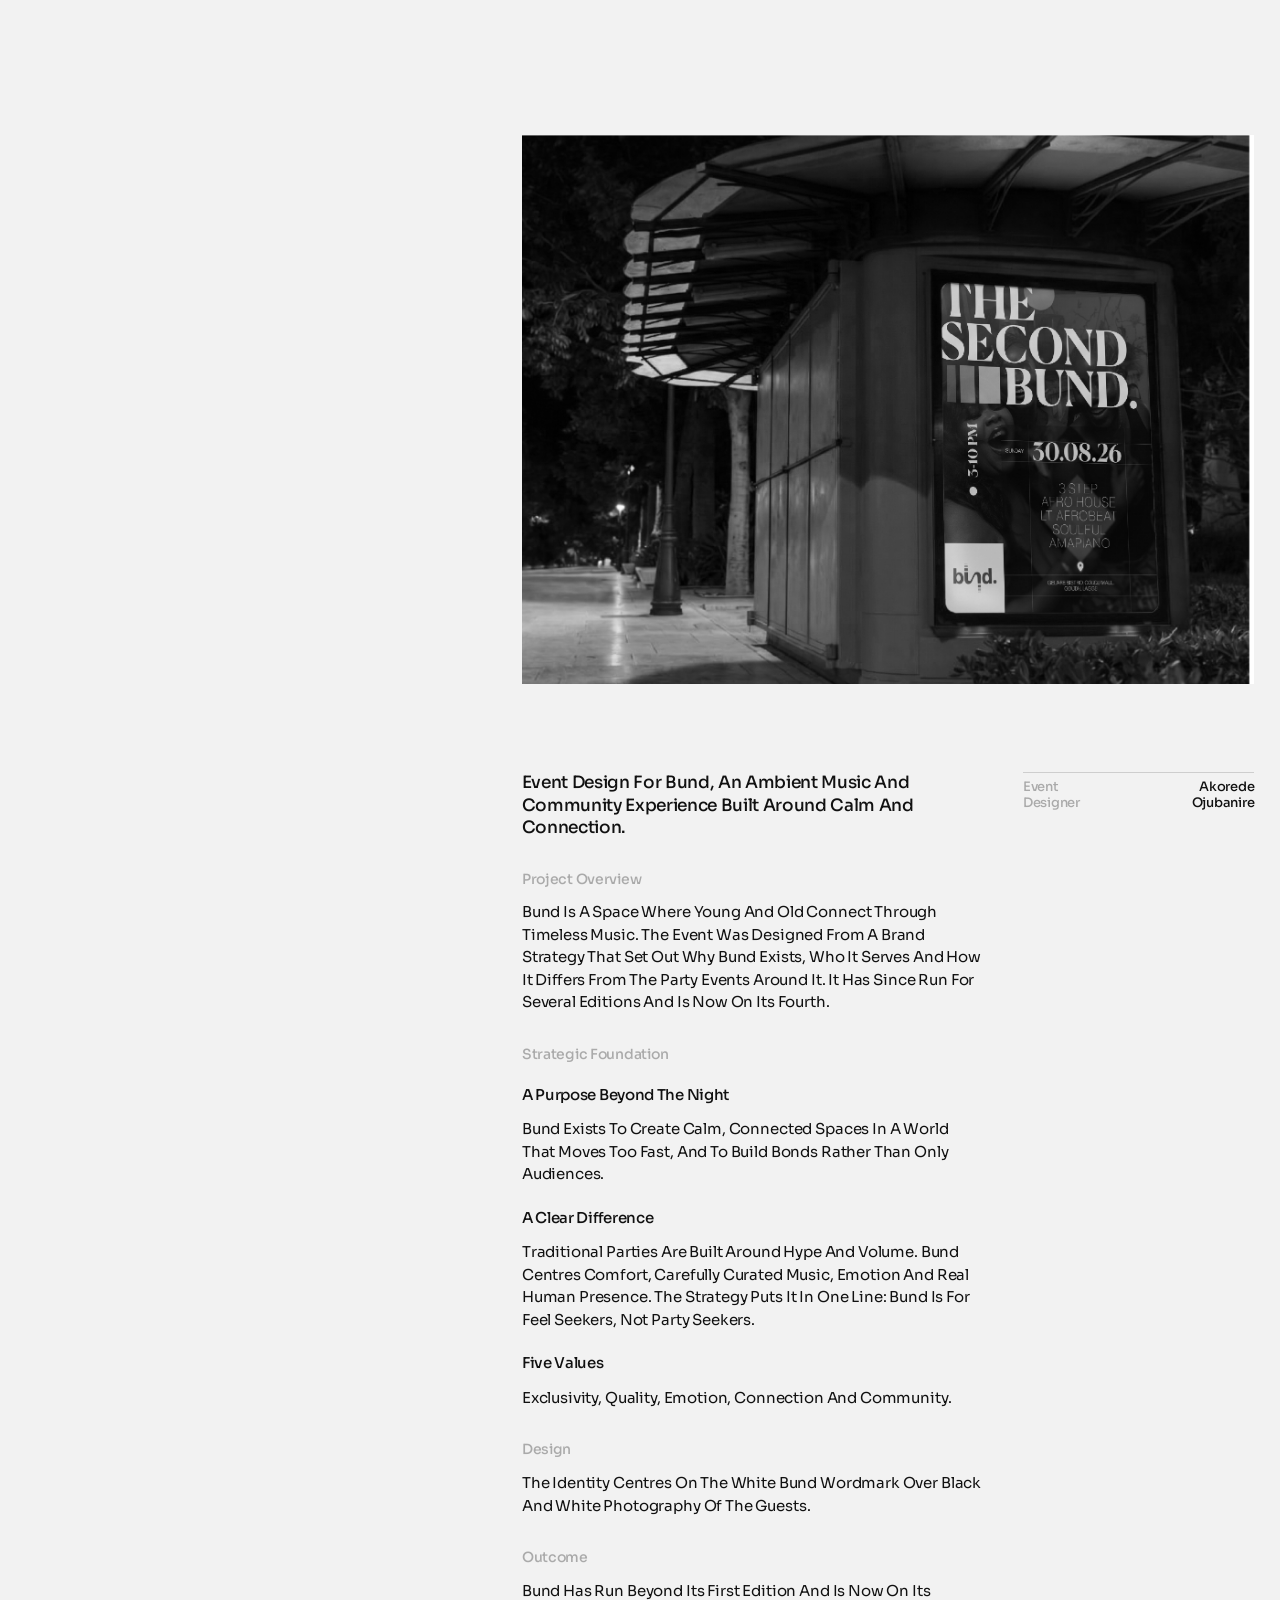
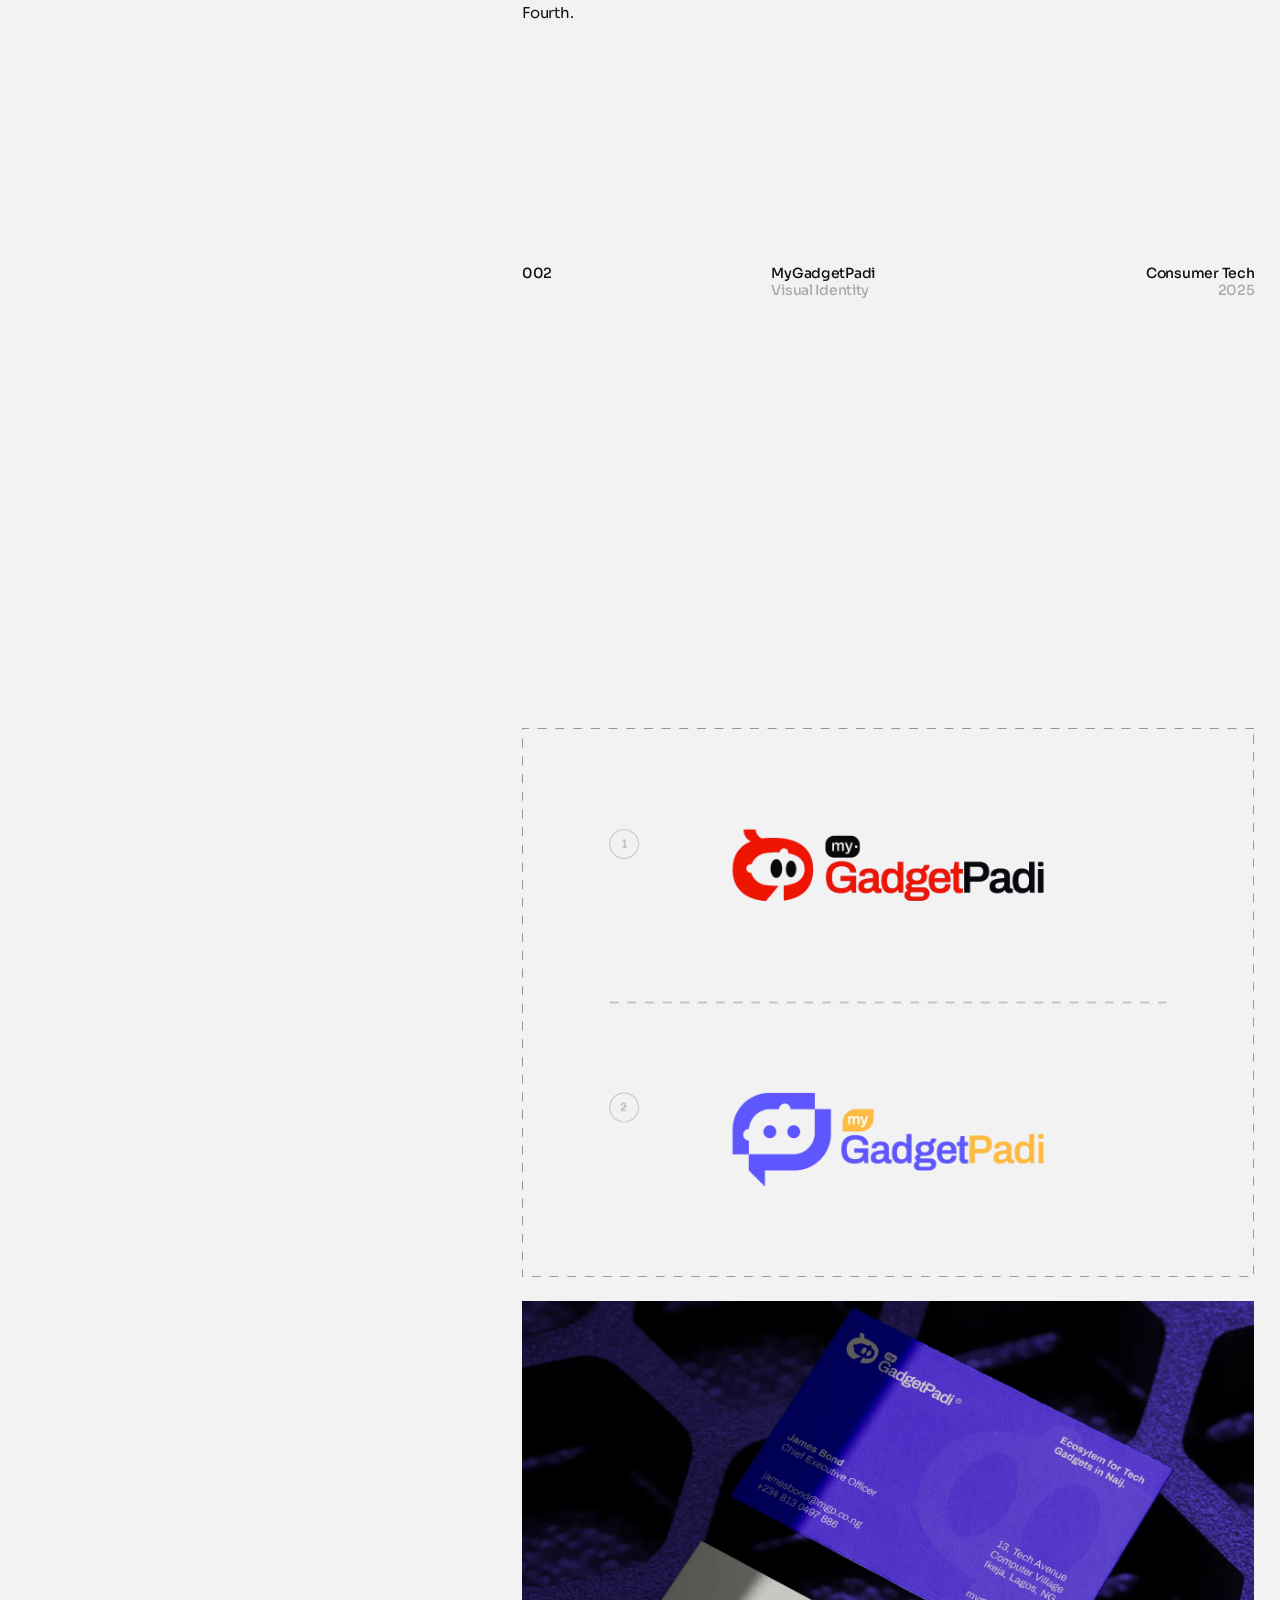
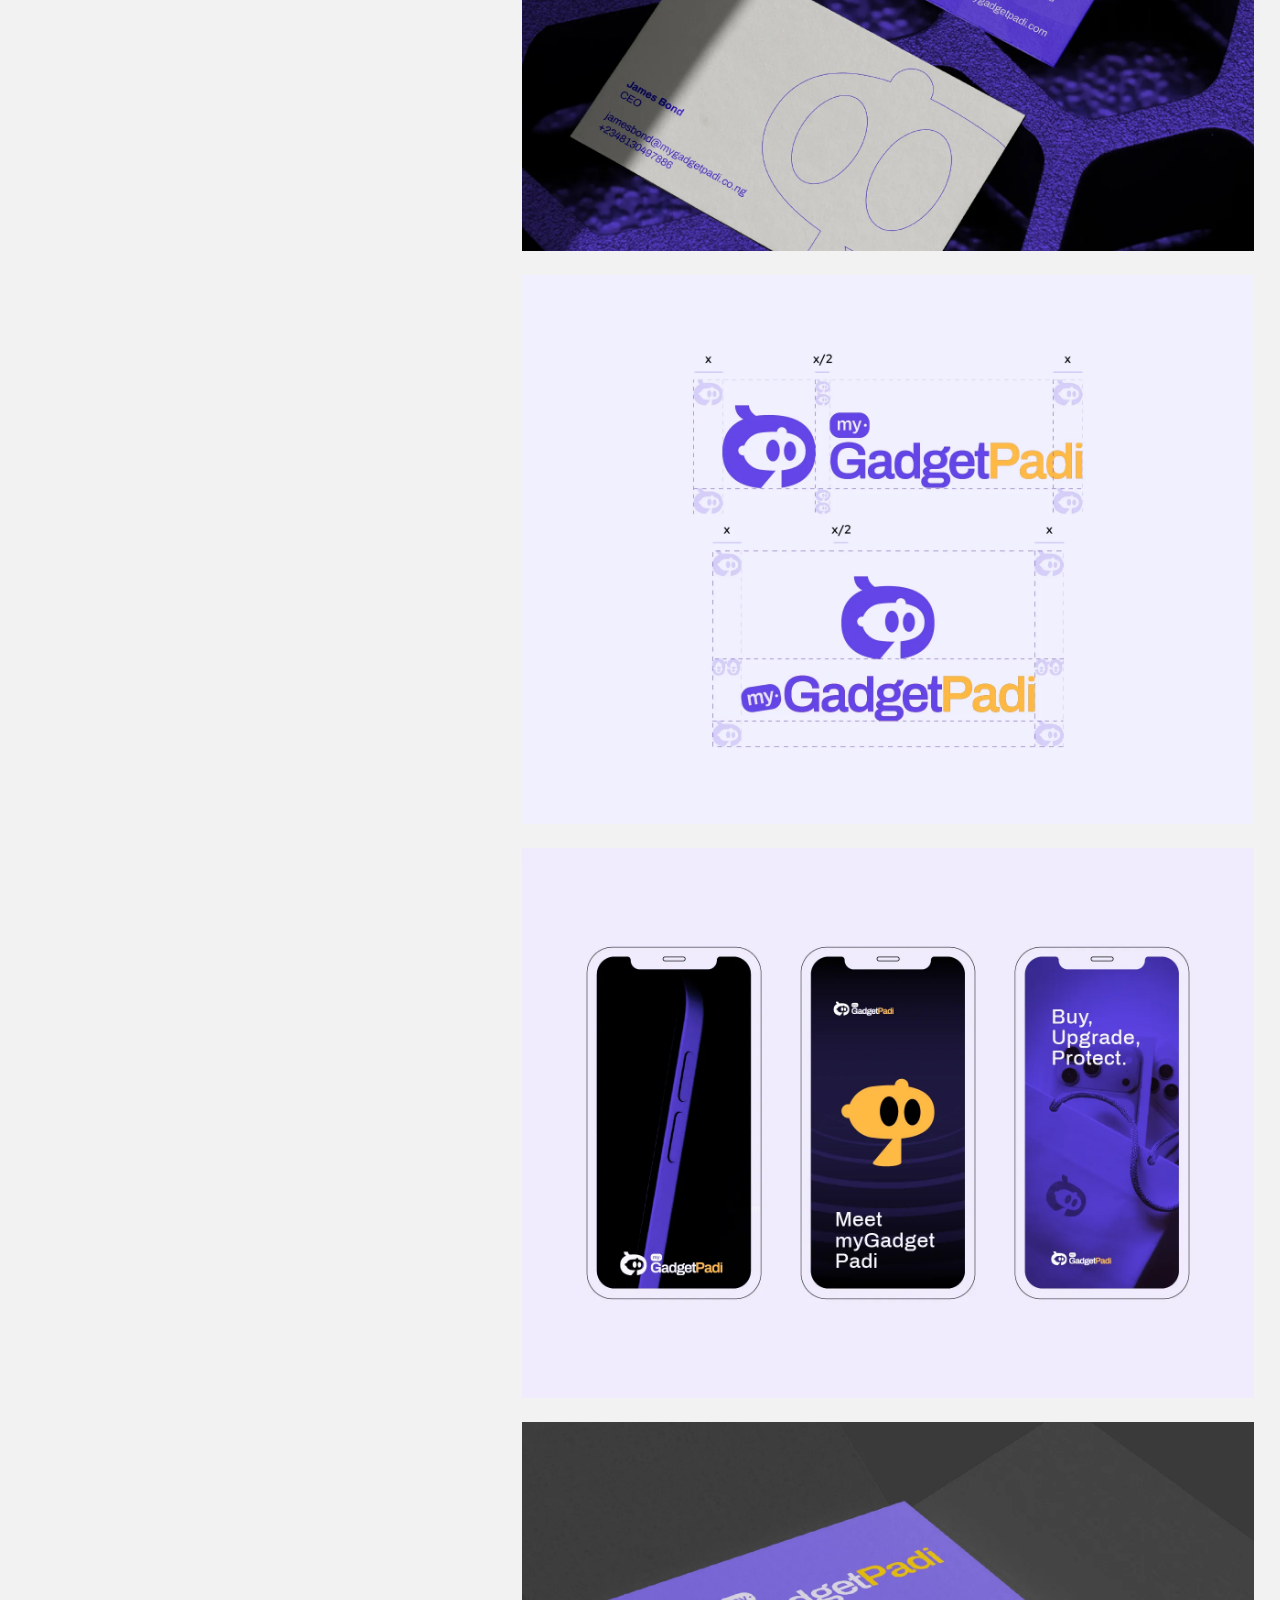
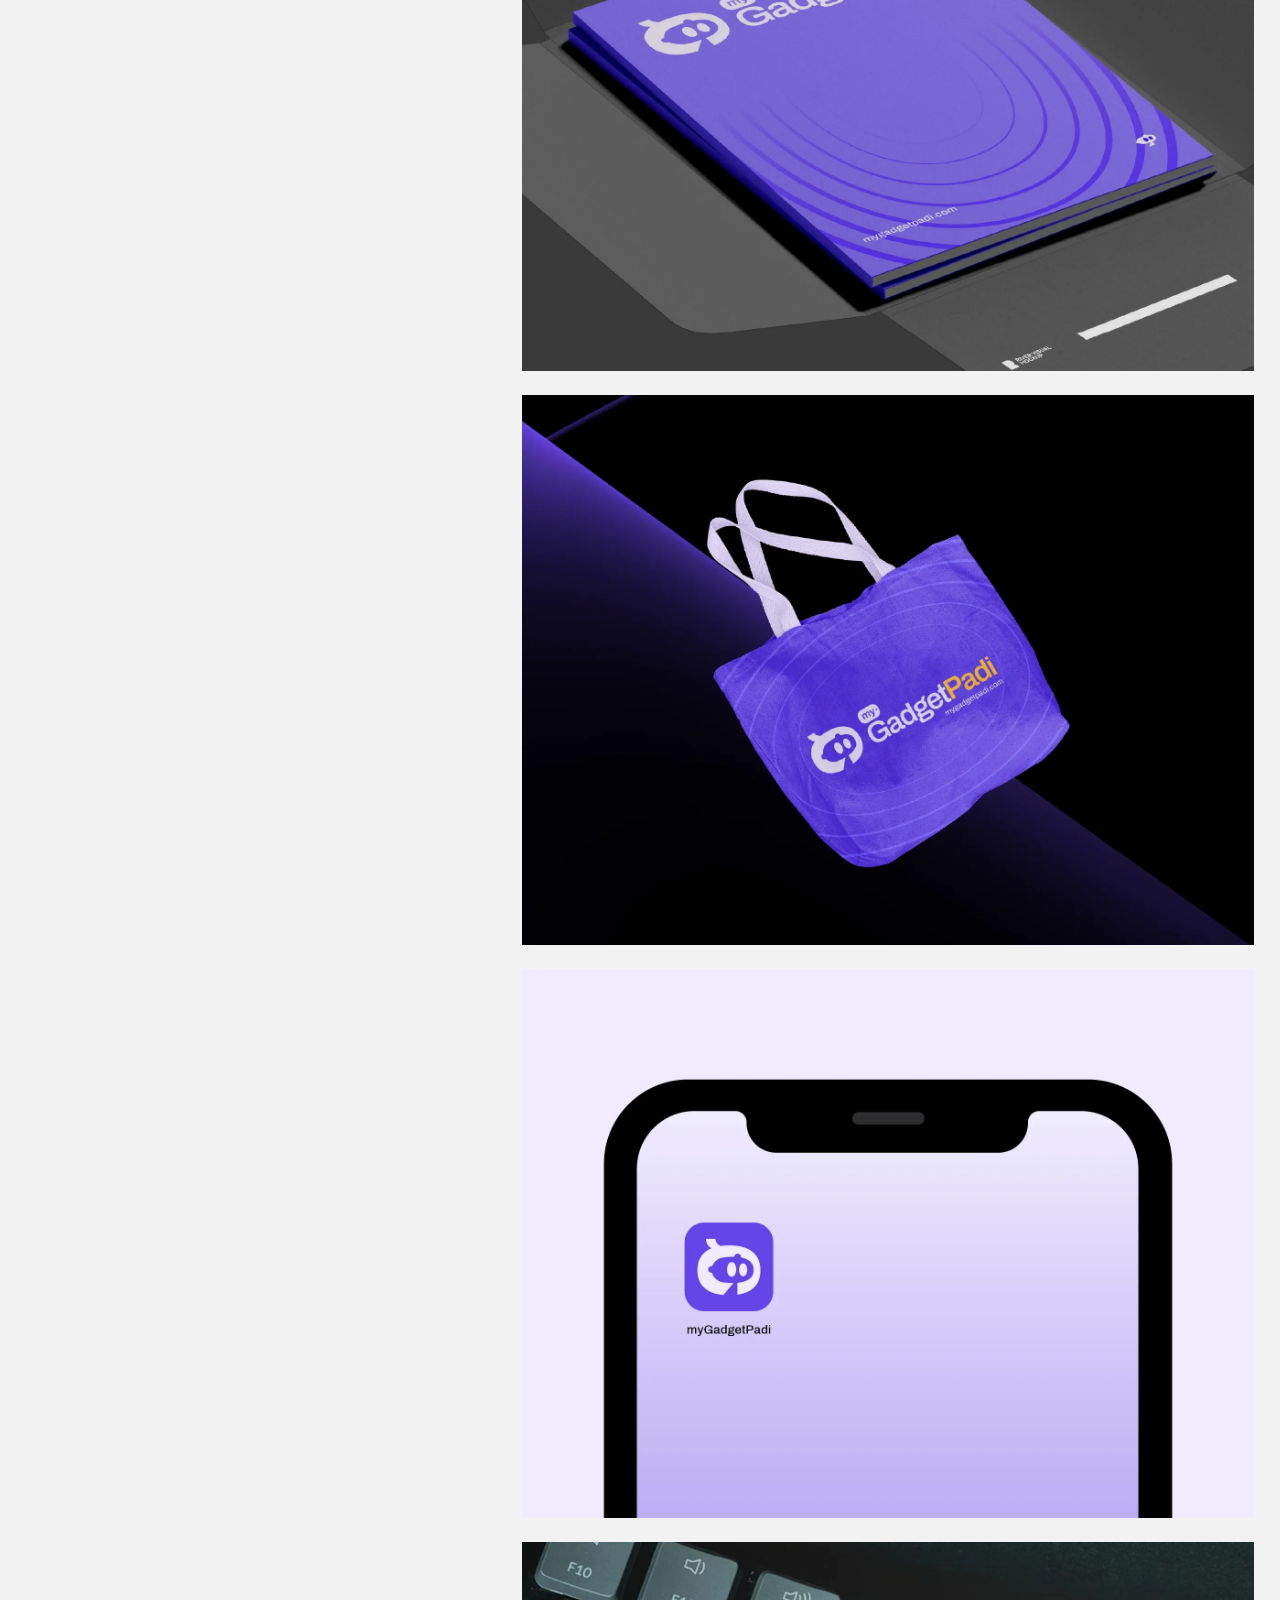
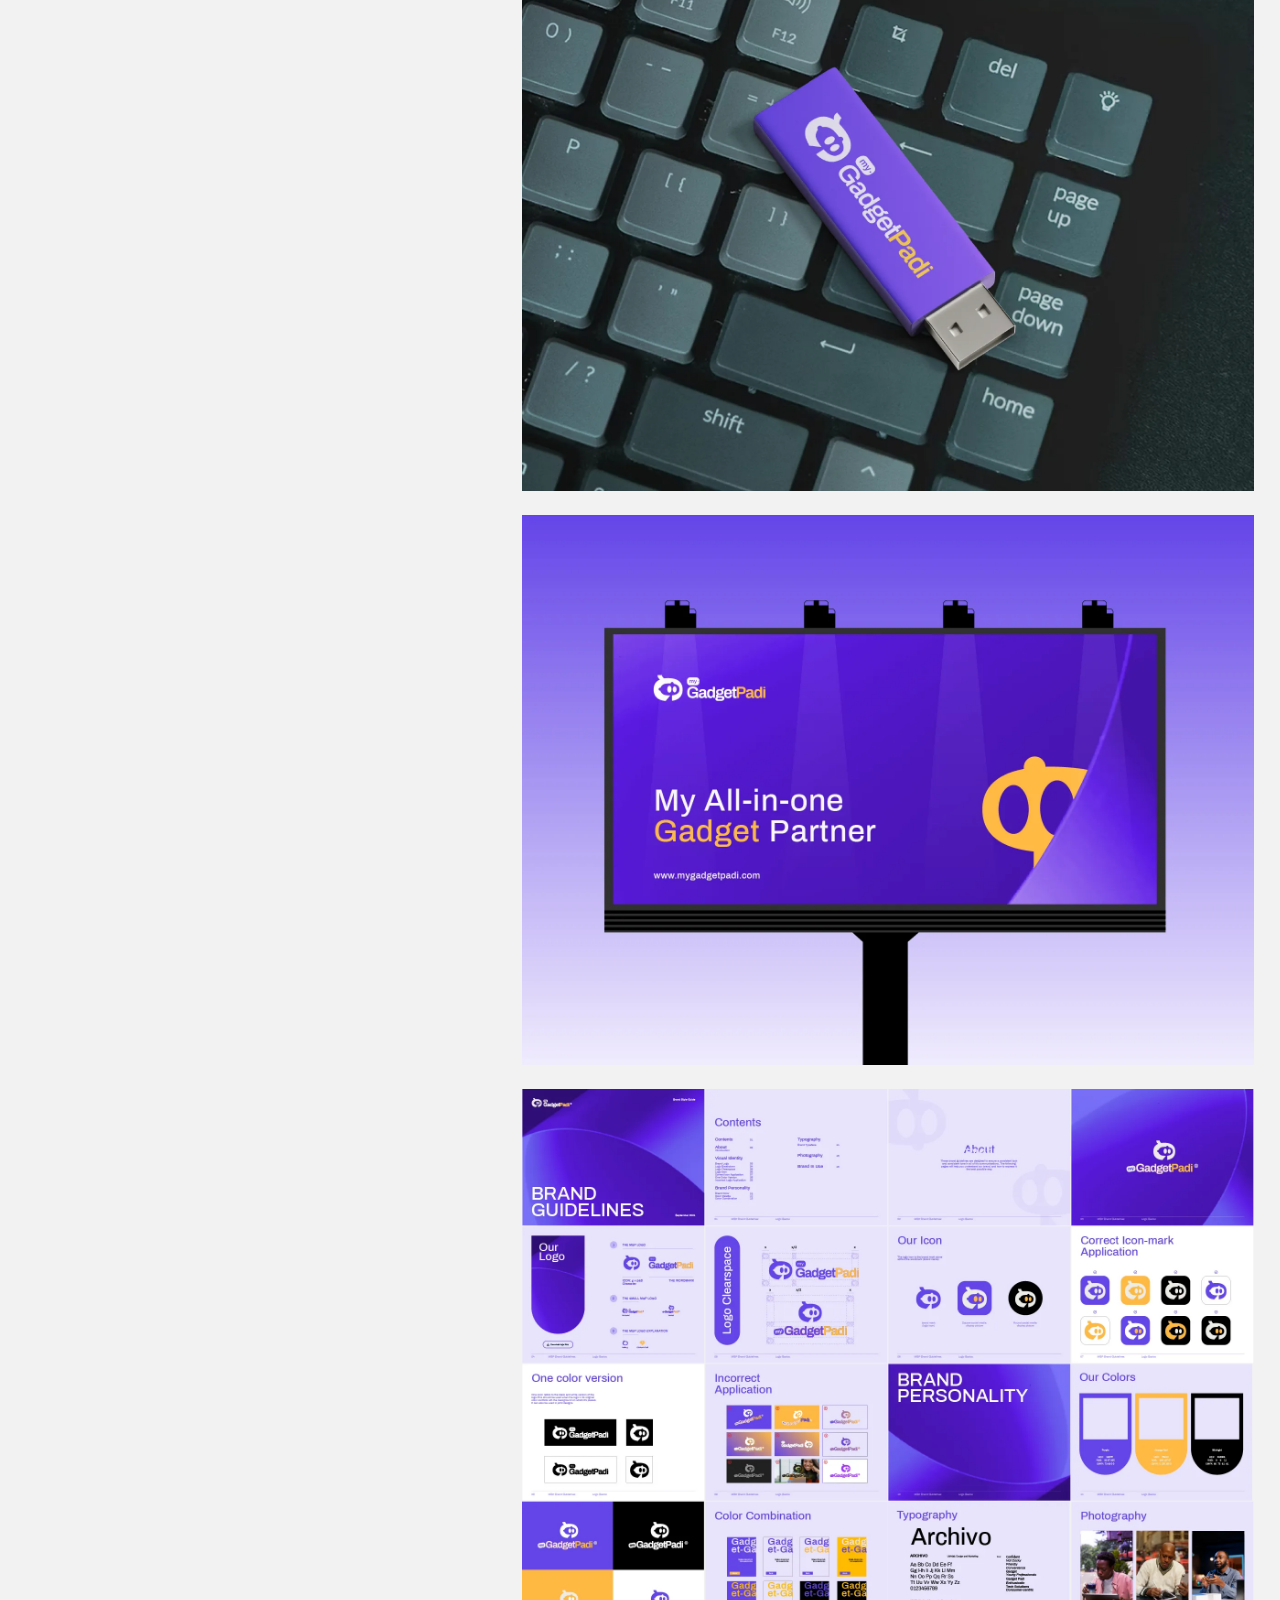
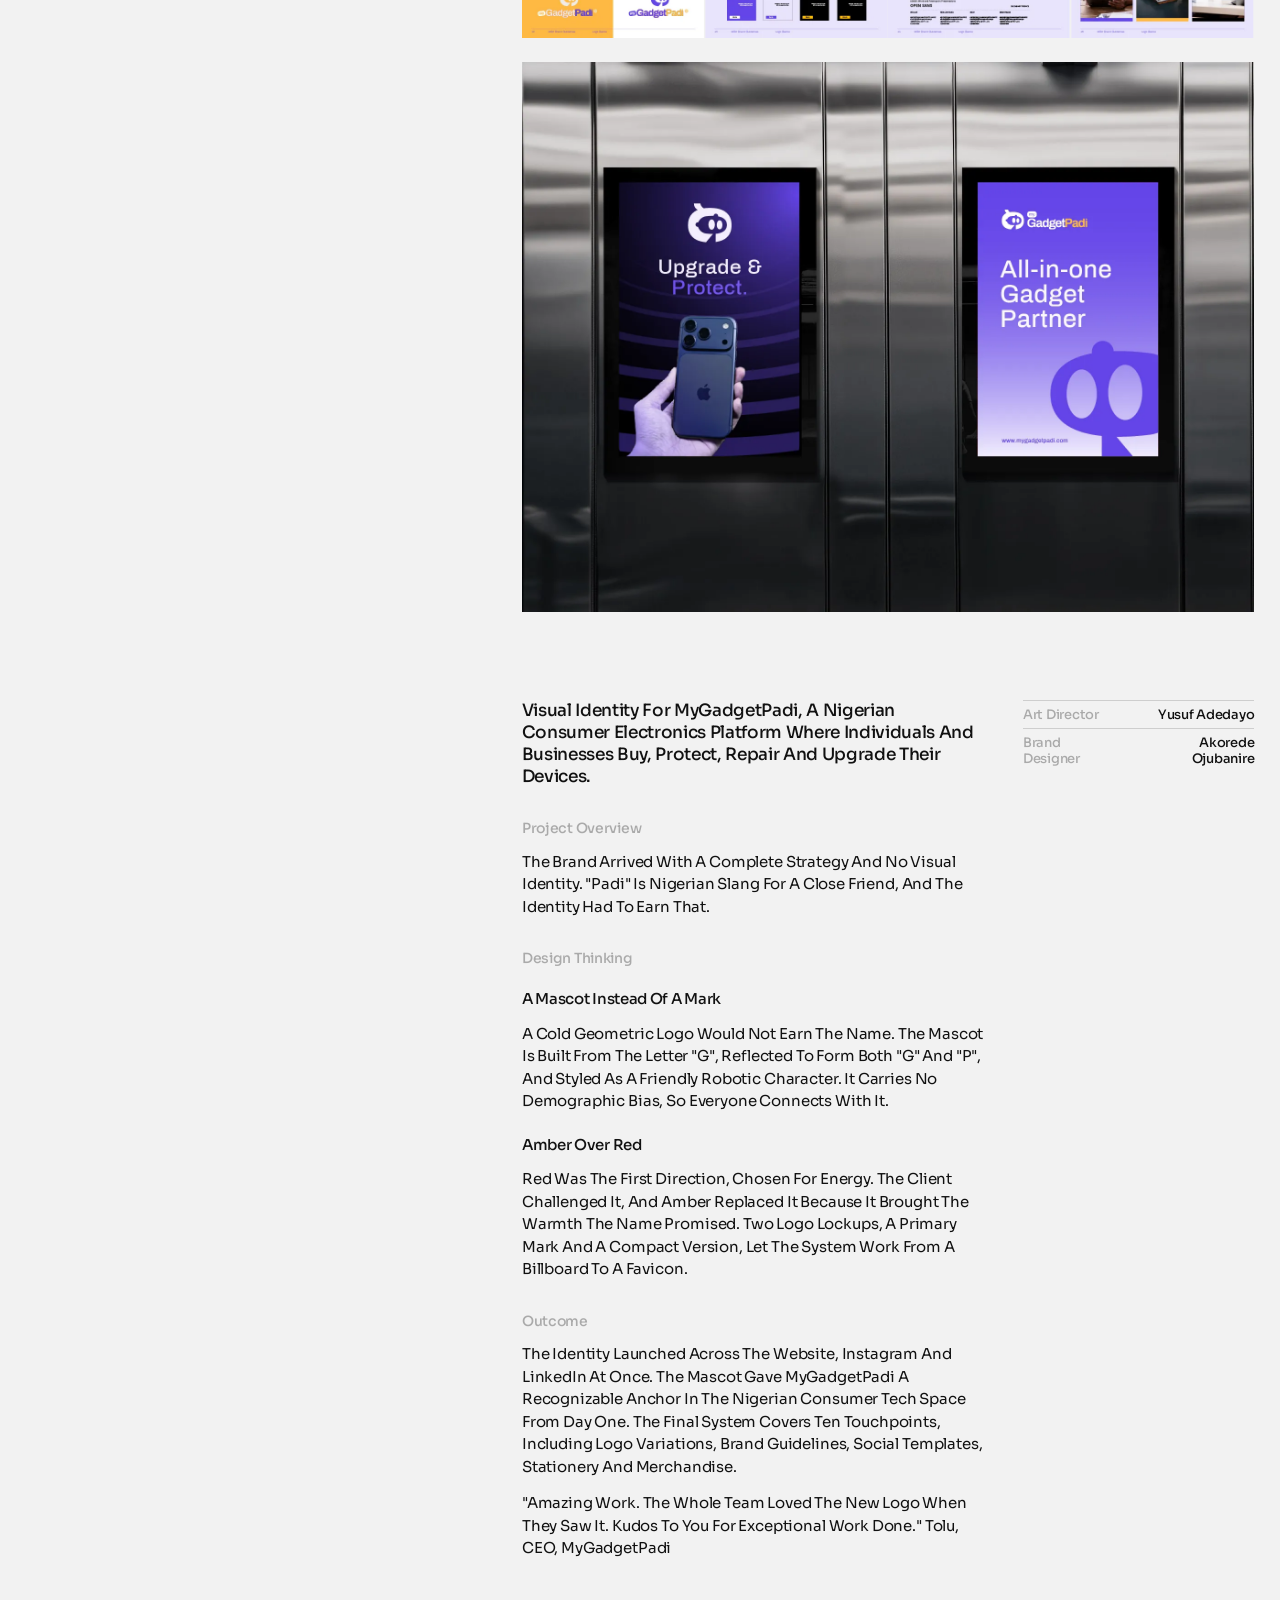
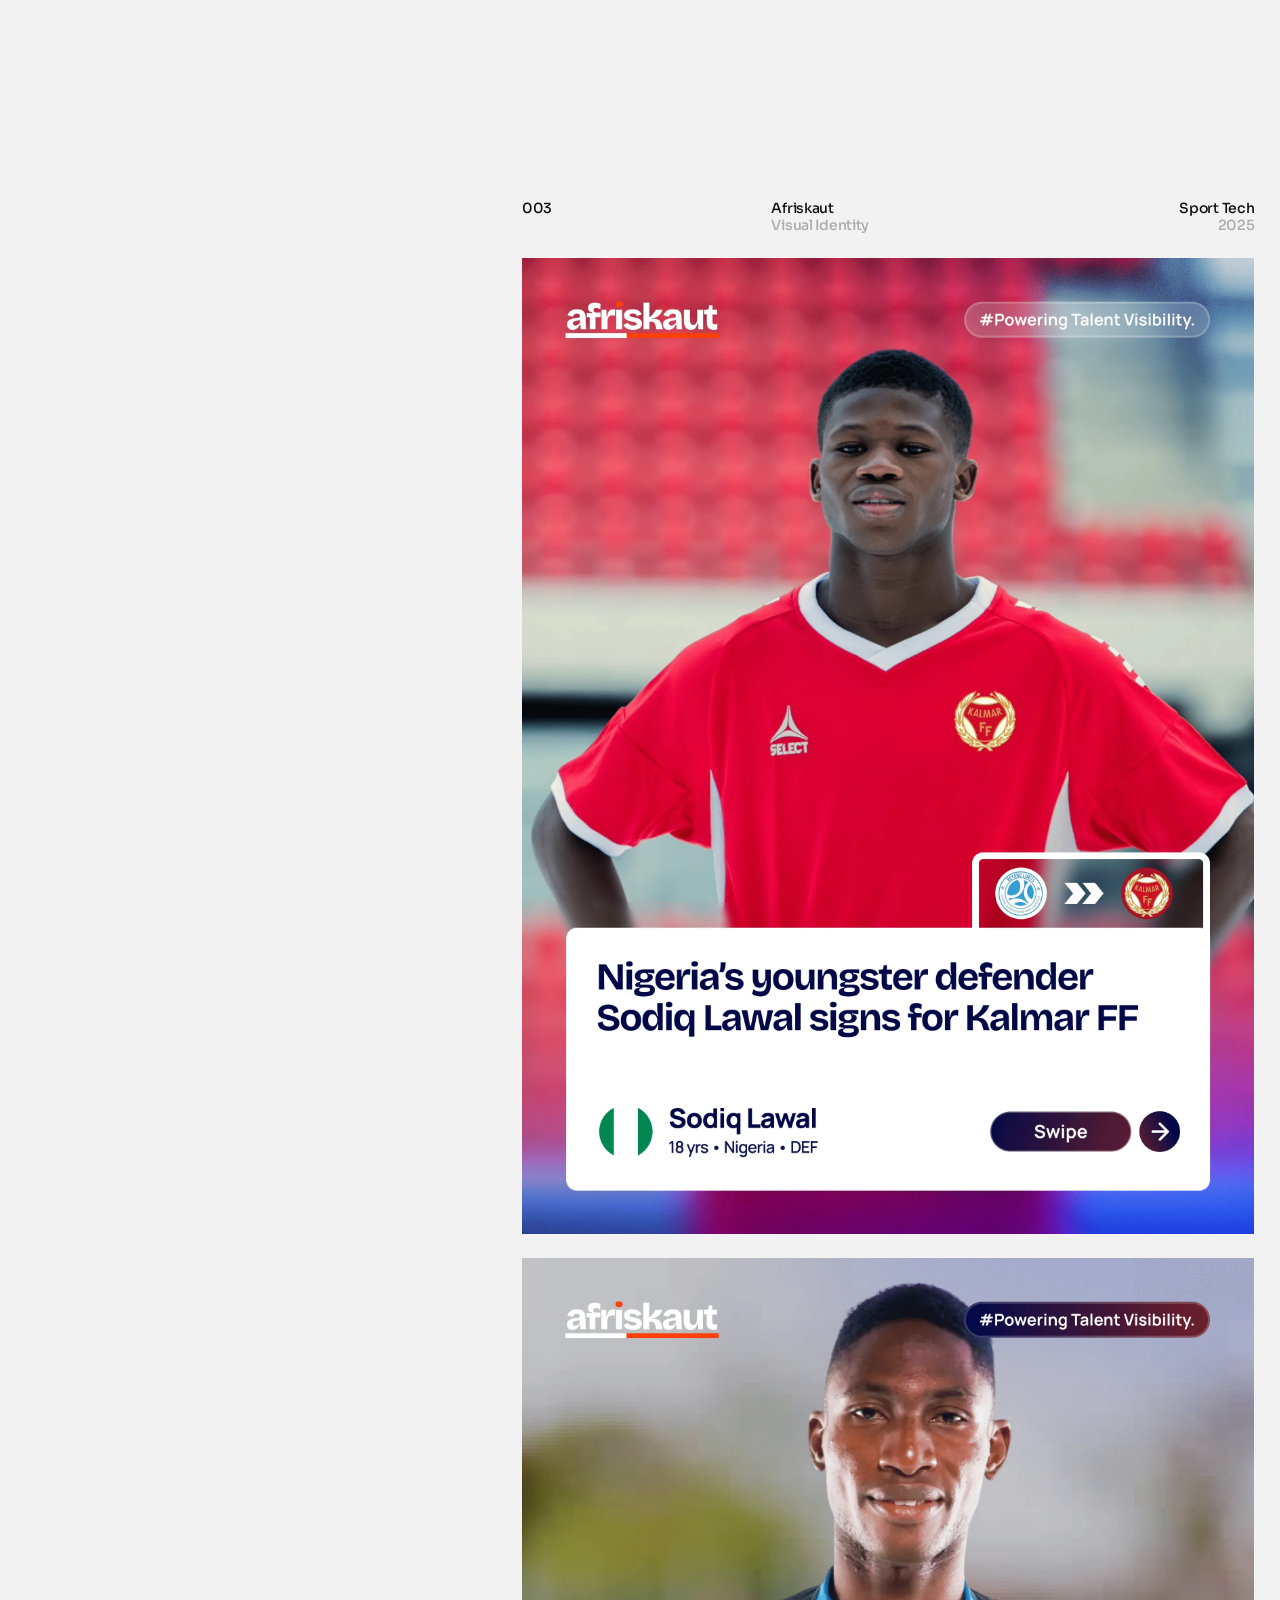
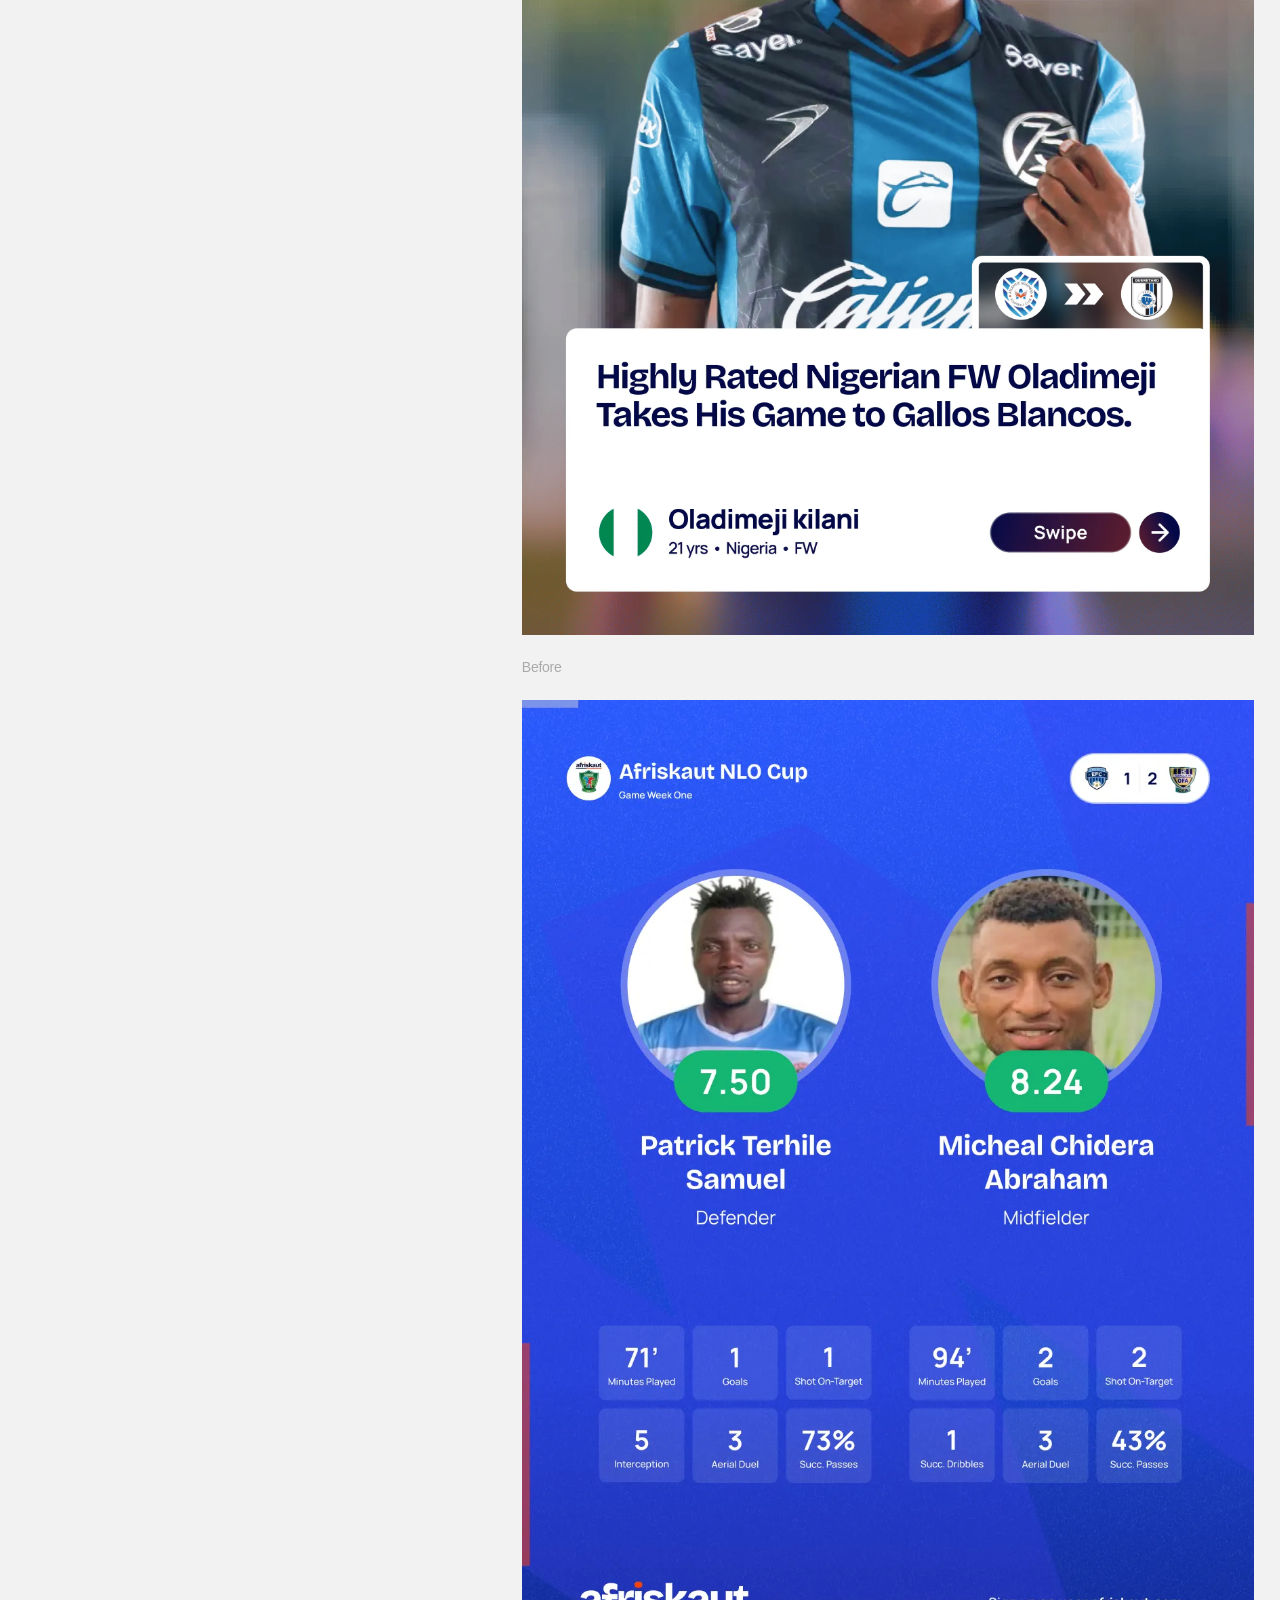
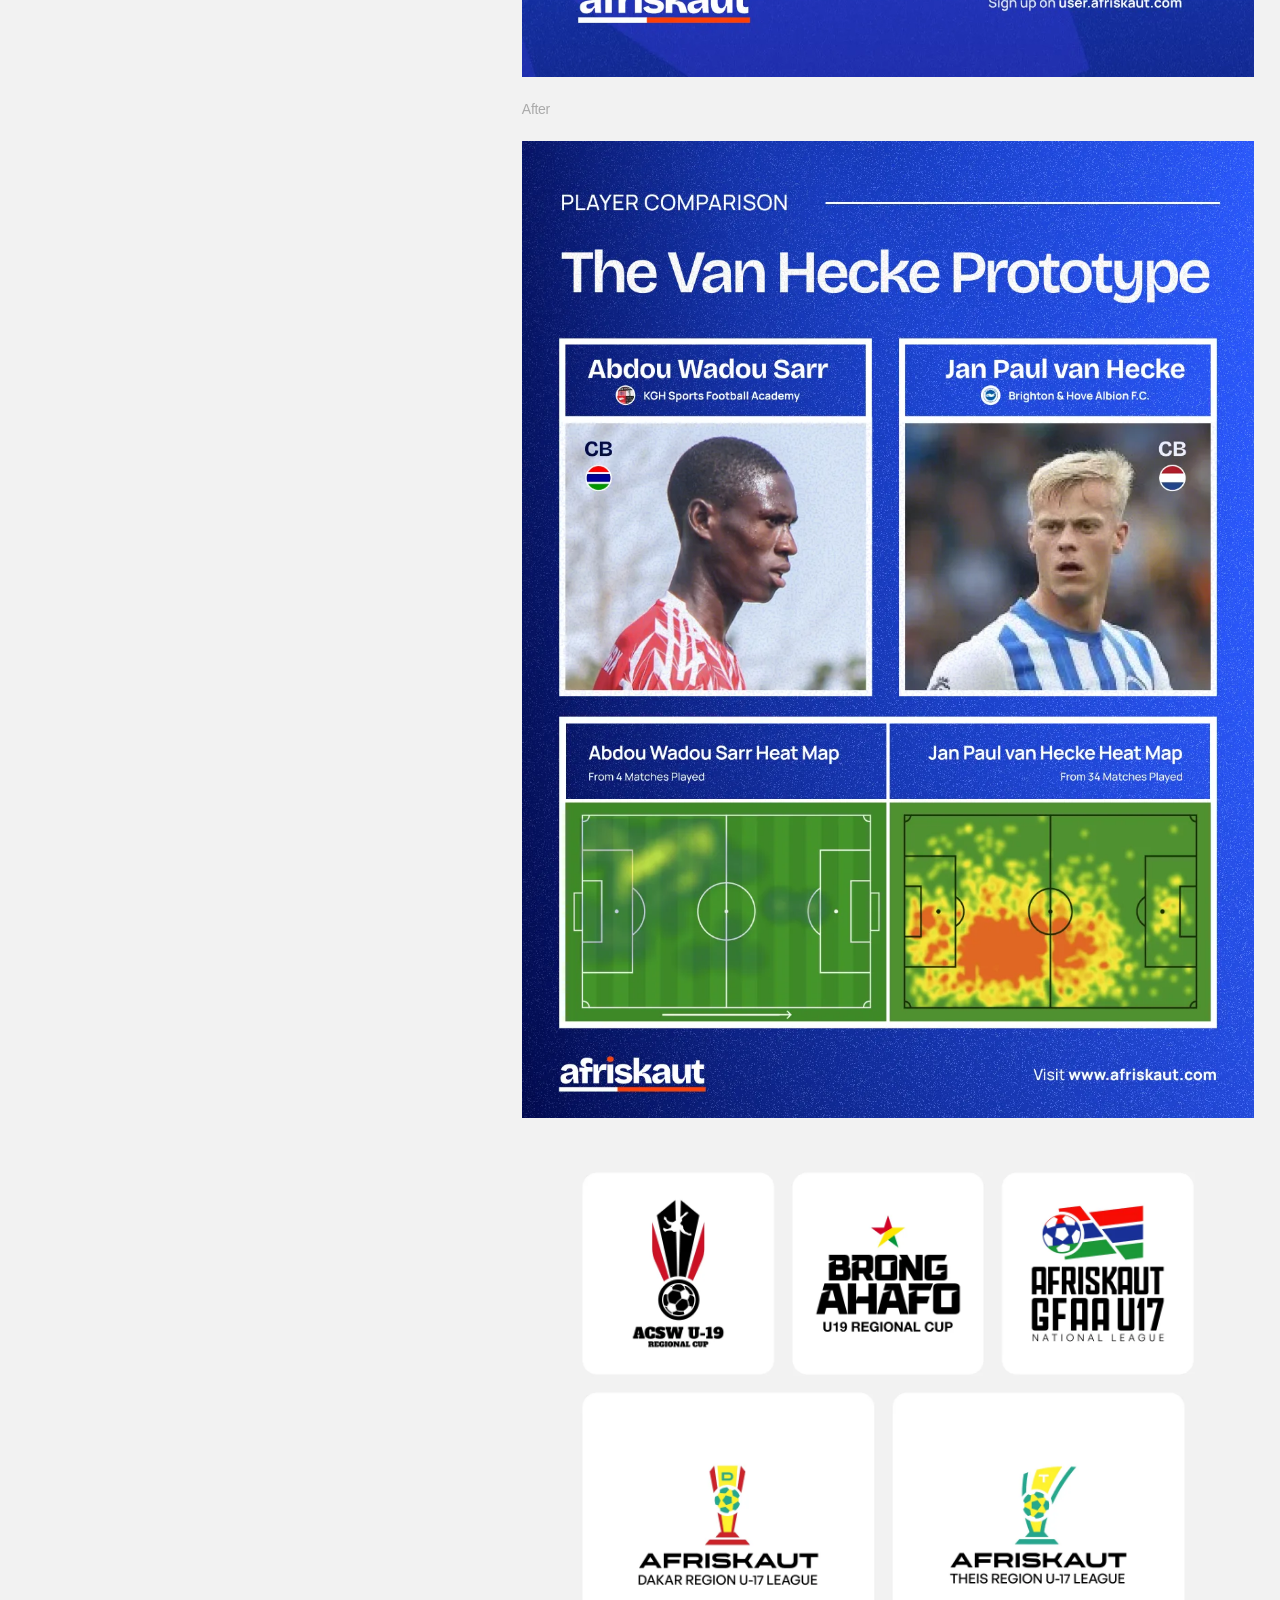
<file: selected-works.html>
<!DOCTYPE html>
<html lang="en">
<head>
<meta charset="utf-8">
<title>Selected Work — Akorede Ojubanire</title>
<meta name="description" content="Brand designer based in Nigeria, building visual identity systems for fintech, sport-tech, and consumer brands. Available for international work.">
<meta name="viewport" content="width=device-width, initial-scale=1">
<meta property="og:title" content="Selected Work — Akorede Ojubanire">
<meta property="og:description" content="Brand designer based in Nigeria, building visual identity systems for fintech, sport-tech, and consumer brands. Available for international work.">
<meta property="og:type" content="website">
<link rel="preconnect" href="https://fonts.googleapis.com">
<link rel="preconnect" href="https://fonts.gstatic.com" crossorigin>
<link href="https://fonts.googleapis.com/css2?family=Sora:wght@100..800&display=swap" rel="stylesheet">
<link href="css/styles.css" rel="stylesheet" type="text/css">
<link href="css/overrides.css" rel="stylesheet" type="text/css">
</head>
<body class="body">
<div class="div-block-20"><nav class="w-layout-hflex nav-bar navbarstyle" id="navbar"><div class="w-layout-hflex flex-block-36"><a class="w-inline-block" aria-label="Home" href="index.html"><img class="image-46" src="assets/Vector.svg" alt=""></a><div class="w-layout-hflex flex-block-6"><a class="about" href="index.html">Home</a><a class="projects" href="index.html#about">About</a><a class="projects" href="index.html#gallery">Gallery</a><div class="frame-133"><a class="contacts" href="mailto:ojubanireakorede@gmail.com">Shoot!</a></div><details class="wx-menu"><summary class="wx-menu-btn"><div class="wx-menu-bar"></div><div class="wx-menu-bar"></div></summary><div class="wx-menu-panel"><a class="wx-menu-link w-inline-block" href="index.html"><div class="wx-menu-num">(01)</div><div class="wx-menu-text">Home</div></a><a class="wx-menu-link w-inline-block" href="index.html#about"><div class="wx-menu-num">(02)</div><div class="wx-menu-text">About</div></a><a class="wx-menu-link w-inline-block" href="index.html#gallery"><div class="wx-menu-num">(03)</div><div class="wx-menu-text">Gallery</div></a><div class="wx-menu-foot"><div class="wx-menu-socials"><a class="wx-menu-small" rel="noopener" href="https://www.behance.net/ojubanireakorede">Behance</a><a class="wx-menu-small" rel="noopener" href="https://dribbble.com/Nineilleven">Dribbble</a><a class="wx-menu-small" rel="noopener" href="https://www.linkedin.com/in/akorede-ojubanire-077746b2/">LinkedIn</a><a class="wx-menu-small" rel="noopener" href="https://www.instagram.com/koreyy_oj">Instagram</a></div><a class="wx-menu-cta" href="mailto:ojubanireakorede@gmail.com">Shoot!</a></div></div></details></div></div></nav>
<div class="cs-page"><div class="cs-page-left"><span class="cs-page-label">Selected Works</span></div><div class="cs-page-right"><section class="cs-wrap" id="casestudy"><div class="w-layout-vflex cs-list"><section class="cs" id="bund"><div class="cs-head"><span class="cs-num">001</span><div class="cs-title"><span class="cs-name">Bund</span><span class="cs-sub">Event Design</span></div><div class="cs-meta"><span class="cs-name">Lifestyle &amp; Entertainment</span><span class="cs-sub">2026</span></div></div><div class="cs-media"><div class="cs-video-realms w-background-video w-background-video-atom"><video autoplay loop muted playsinline preload="metadata" data-object-fit="cover"><source src="assets/bund-logo-animation.mp4" type="video/mp4"></video></div><img class="cs-img" src="assets/Asset-212.webp" alt="Two black and white Bund posters of guests dancing and singing, with the white bund wordmark, on elevator doors" loading="lazy" decoding="async"><div class="cs-video-realms w-background-video w-background-video-atom"><video autoplay loop muted playsinline preload="metadata" data-object-fit="cover"><source src="assets/bund-headline.mp4" type="video/mp4"></video></div><img class="cs-img" src="assets/Asset-312.webp" alt="Poster for The Second Bund, dated 30.08.26, on a street kiosk at night in black and white" loading="lazy" decoding="async"></div><div class="cs-write"><div class="cs-main"><p class="cs-lead">Event design for Bund, an ambient music and community experience built around calm and connection.</p><p class="cs-flabel">Project overview</p><p class="cs-p">Bund is a space where young and old connect through timeless music. The event was designed from a brand strategy that set out why Bund exists, who it serves and how it differs from the party events around it. It has since run for several editions and is now on its fourth.</p><p class="cs-flabel">Strategic foundation</p><p class="cs-fh">A purpose beyond the night</p><p class="cs-p">Bund exists to create calm, connected spaces in a world that moves too fast, and to build bonds rather than only audiences.</p><p class="cs-fh">A clear difference</p><p class="cs-p">Traditional parties are built around hype and volume. Bund centres comfort, carefully curated music, emotion and real human presence. The strategy puts it in one line: Bund is for feel seekers, not party seekers.</p><p class="cs-fh">Five values</p><p class="cs-p">Exclusivity, quality, emotion, connection and community.</p><p class="cs-flabel">Design</p><p class="cs-p">The identity centres on the white bund wordmark over black and white photography of the guests. </p><p class="cs-flabel">Outcome</p><p class="cs-p">Bund has run beyond its first edition and is now on its fourth.</p></div><div class="cs-side"><div class="cs-fact"><div class="cs-fact-k">Event Designer</div><div class="cs-fact-v">Akorede Ojubanire</div></div></div></div></section><section class="cs" id="padi"><div class="cs-head"><span class="cs-num">002</span><div class="cs-title"><span class="cs-name">MyGadgetPadi</span><span class="cs-sub">Visual Identity</span></div><div class="cs-meta"><span class="cs-name">Consumer Tech</span><span class="cs-sub">2025</span></div></div><div class="cs-media"><div class="cs-video w-background-video w-background-video-atom"><video autoplay loop muted playsinline preload="metadata" data-object-fit="cover"><source src="assets/MGP.mp4" type="video/mp4"></video></div><img class="cs-img" src="assets/Untitled-1-02.webp" alt="" loading="lazy" decoding="async"><img class="cs-img" src="assets/Project-1-02.webp" alt="MyGadgetPadi business cards in purple and off-white showing the logo and oversized icon-mark, on a dark purple textured surface" loading="lazy" decoding="async"><img class="cs-img" src="assets/Untitled-1-02-a6b5c8.webp" alt="MyGadgetPadi logo lockups, horizontal and stacked, with clearspace construction guides" loading="lazy" decoding="async"><img class="cs-img" src="assets/Project-1.webp" alt="Three phone screens showing MyGadgetPadi brand social visuals: &#x27;Meet myGadgetPadi&#x27; and &#x27;Buy, Upgrade, Protect.&#x27;" loading="lazy" decoding="async"><img class="cs-img" src="assets/Project-1-04.webp" alt="MyGadgetPadi branded purple brochure folder with concentric arc pattern on a dark folder" loading="lazy" decoding="async"><img class="cs-img" src="assets/Project-1-03.webp" alt="Purple MyGadgetPadi tote bag with white and orange logo against a dark purple background" loading="lazy" decoding="async"><img class="cs-img" src="assets/Project-1-11.webp" alt="MyGadgetPadi app icon displayed on a phone home screen" loading="lazy" decoding="async"><img class="cs-img" src="assets/Project-1-09.webp" alt="Purple MyGadgetPadi USB flash drive resting on a dark keyboard" loading="lazy" decoding="async"><img class="cs-img" src="assets/Project-1-07.webp" alt="MyGadgetPadi billboard mockup reading &#x27;My All-in-one Gadget Partner&#x27;" loading="lazy" decoding="async"><img class="cs-img" src="assets/BG-1.webp" alt="MyGadgetPadi brand guidelines document pages: logo, icon, colours, typography and photography" loading="lazy" decoding="async"><img class="cs-img" src="assets/Project-1-08.webp" alt="Two MyGadgetPadi elevator screen ads: &#x27;Upgrade &amp; Protect.&#x27; and &#x27;All-in-one Gadget Partner&#x27;" loading="lazy" decoding="async"></div><div class="cs-write"><div class="cs-main"><p class="cs-lead">Visual identity for MyGadgetPadi, a Nigerian consumer electronics platform where individuals and businesses buy, protect, repair and upgrade their devices.</p><p class="cs-flabel">Project overview</p><p class="cs-p">The brand arrived with a complete strategy and no visual identity. "Padi" is Nigerian slang for a close friend, and the identity had to earn that.</p><p class="cs-flabel">Design thinking</p><p class="cs-fh">A mascot instead of a mark</p><p class="cs-p">A cold geometric logo would not earn the name. The mascot is built from the letter "g", reflected to form both "g" and "p", and styled as a friendly robotic character. It carries no demographic bias, so everyone connects with it.</p><p class="cs-fh">Amber over red</p><p class="cs-p">Red was the first direction, chosen for energy. The client challenged it, and amber replaced it because it brought the warmth the name promised. Two logo lockups, a primary mark and a compact version, let the system work from a billboard to a favicon.</p><p class="cs-flabel">Outcome</p><p class="cs-p">The identity launched across the website, Instagram and LinkedIn at once. The mascot gave MyGadgetPadi a recognizable anchor in the Nigerian consumer tech space from day one. The final system covers ten touchpoints, including logo variations, brand guidelines, social templates, stationery and merchandise.</p><p class="cs-p">"Amazing work. The whole team loved the new logo when they saw it. Kudos to you for exceptional work done." Tolu, CEO, MyGadgetPadi</p></div><div class="cs-side"><div class="cs-fact"><div class="cs-fact-k">Art Director</div><div class="cs-fact-v">Yusuf Adedayo</div></div><div class="cs-fact"><div class="cs-fact-k">Brand Designer</div><div class="cs-fact-v">Akorede Ojubanire</div></div></div></div></section><section class="cs" id="afriskaut"><div class="cs-head"><span class="cs-num">003</span><div class="cs-title"><span class="cs-name">Afriskaut</span><span class="cs-sub">Visual Identity</span></div><div class="cs-meta"><span class="cs-name">Sport Tech</span><span class="cs-sub">2025</span></div></div><div class="cs-media"><img class="cs-img" src="assets/Player-Transfer-Sodiq-Lawal.webp" alt="Afriskaut transfer announcement graphic: Nigerian defender Sodiq Lawal signs for Kalmar FF" loading="lazy" decoding="async"><img class="cs-img" src="assets/Player-Transfer-oladimeji-kilani.webp" alt="Afriskaut transfer announcement graphic: Nigerian forward Oladimeji Kilani moves to Gallos Blancos" loading="lazy" decoding="async"><div class="cs-label">Before</div><img class="cs-img" src="assets/Afriskaut-NLO-Cup-H2H---Emalex-FC-vs-Ozalla-FC.webp" alt="Afriskaut NLO Cup match-stat graphic comparing two players&#x27; ratings, minutes, goals, passes and duels" loading="lazy" decoding="async"><div class="cs-label">After</div><img class="cs-img" src="assets/Abdou-Wadou-Sarr.webp" alt="Afriskaut player comparison &#x27;The Van Hecke Prototype&#x27; with portraits and heat maps of Abdou Wadou Sarr and Jan Paul van Hecke, blue version" loading="lazy" decoding="async"><img class="cs-img" src="assets/Frame-1000010504.webp" alt="" loading="lazy" decoding="async"><img class="cs-img" src="assets/Frame-1000010506.webp" alt="" loading="lazy" decoding="async"><img class="cs-img" src="assets/Frame-1000010505.webp" alt="" loading="lazy" decoding="async"><img class="cs-img" src="assets/Frame-1000010507.webp" alt="" loading="lazy" decoding="async"><img class="cs-img" src="assets/Frame-1000010506-5eec7a.webp" alt="" loading="lazy" decoding="async"><img class="cs-img" src="assets/Frame-1000010505-8f5696.webp" alt="" loading="lazy" decoding="async"></div><div class="cs-write"><div class="cs-main"><p class="cs-lead">Visual identity for Afriskaut, a sport-tech platform that scouts undiscovered African football talent and connects it to clubs, agencies and scouts worldwide.</p><p class="cs-flabel">Challenge</p><p class="cs-p">An international agency developed the brand strategy. It was sound but visually disconnected from the African market it needed to speak to, because global brands often miss the nuance of local sports culture. The work took the agency's strategy and translated it into a visual system that feels native, credible and executable across seven markets.</p><p class="cs-flabel">Design thinking</p><p class="cs-fh">Speed as a design constraint</p><p class="cs-p">Transfer windows and tournament calendars do not wait, so the system is built on repeatable templates for player reports, intelligence drops and competition branding.</p><p class="cs-fh">Competition branding across seven markets</p><p class="cs-p">Youth league competitions ran across all seven African regions, with competition logos, identity systems, offline branding, leaderboards and banners, often on compressed timelines set by the sport calendar.</p><p class="cs-flabel">Strategic thinking</p><p class="cs-fh">From design to strategy</p><p class="cs-p">Twelve months in, the design work had shown where the brand's communication fell short, and a four-pillar content model became the spine of Afriskaut content. The Afriskaut 3.0 repositioning aligned with the CEO's vision for the next phase of the platform, and the role grew into ownership of external strategy: ad scripts, video direction, LinkedIn content aimed at decision-makers, and email campaigns.</p><p class="cs-flabel">Outcome</p><p class="cs-p">Over two years the work moved from visual execution to strategic ownership, and the visual system gave Afriskaut a coherent, authoritative presence across seven markets.</p><p class="cs-p">Instagram followers grew from over 1,800 to nearly 3,000 in six months, and many of the new followers were Afriskaut's ideal customers. One carousel on why African players cannot legally move to Europe before 18 reached 51,220 views, 92% of them from non-followers, and led to several booked meetings with football agent teams. Email open rates also improved after the Afriskaut 3.0 launch.</p></div><div class="cs-side"><div class="cs-fact"><div class="cs-fact-k">Lead UI/UX Designer</div><div class="cs-fact-v">Joshua Osazuwa</div></div><div class="cs-fact"><div class="cs-fact-k">Brand Designer</div><div class="cs-fact-v">Akorede Ojubanire</div></div></div></div></section><section class="cs" id="lovely"><div class="cs-head"><span class="cs-num">004</span><div class="cs-title"><span class="cs-name">SooLovely Honey</span><span class="cs-sub">Visual Identity</span></div><div class="cs-meta"><span class="cs-name">FMCG / Foods</span><span class="cs-sub">2025</span></div></div><div class="cs-media"><img class="cs-img" src="assets/SooLovely-Honey.webp" alt="SooLovely Honey drippy cream logotype over a close-up of golden honey on a dipper" loading="lazy" decoding="async"><img class="cs-img" src="assets/SooLovely-Honey-08.webp" alt="SooLovely Honey sticker set: logotype, flower mark, Soo monogram and honey dipper on a red honeycomb background" loading="lazy" decoding="async"><img class="cs-img" src="assets/sketch.webp" alt="" loading="lazy" decoding="async"><div class="cs-video w-background-video w-background-video-atom"><video autoplay loop muted playsinline preload="metadata" data-object-fit="cover"><source src="assets/Soolovely-Logo-MGFX.mp4" type="video/mp4"></video></div><img class="cs-img" src="assets/Soolovely.webp" alt="" loading="lazy" decoding="async"><img class="cs-img" src="assets/bottle.webp" alt="" loading="lazy" decoding="async"><img class="cs-img" src="assets/SooLovely-Honey-Design.webp" alt="SooLovely Honey gift box with red and maroon pattern, thank-you cards and branded ribbon" loading="lazy" decoding="async"><img class="cs-img" src="assets/SooLovely-Honey-02.webp" alt="SooLovely Honey logo in four colourways: maroon, cream, red and yellow, with HEX codes" loading="lazy" decoding="async"></div><div class="cs-write"><div class="cs-main"><p class="cs-lead">Brand identity and packaging for SooLovely, a premium Nigerian honey brand.</p><p class="cs-flabel">Project overview</p><p class="cs-p">SooLovely started with no logo, no packaging and no brand identity. The brand needed to stand out on a competitive retail shelf and make health-conscious Nigerians reach for it without hesitation. Most honey brands default to predictable rustic visuals, which left room for something more distinctive.</p><p class="cs-flabel">Role</p><p class="cs-p">The logotype was hand-sketched, two complete visual directions were developed, and the full system was built across label, box, ribbon and every physical touchpoint. The client chose the hand-drawn direction and the brand launched with it.</p><p class="cs-flabel">Design thinking</p><p class="cs-fh">Hand-drawn, because it had to feel something</p><p class="cs-p">The logotype was sketched from scratch, refined and digitized, which gives it a warmth no font library can provide.</p><p class="cs-fh">Honey drops in the type</p><p class="cs-p">The drops are part of the letters themselves rather than decoration, so every glance at the logo shows honey and the product communicates itself.</p><p class="cs-fh">Warmth over rustic</p><p class="cs-p">Warm ambers and golds, the actual colour of premium honey, sit with clean modern layouts that read as natural and shelf-ready.</p><p class="cs-flabel">Outcome</p><p class="cs-p">The packaging communicates premium quality and natural warmth at a glance. The hand-drawn logotype became the brand's most distinctive asset on the shelf, and the scalable label system is built to adapt across future product variants.</p></div><div class="cs-side"><div class="cs-fact"><div class="cs-fact-k">Brand Designer</div><div class="cs-fact-v">Akorede Ojubanire</div></div></div></div></section><section class="cs" id="realms"><div class="cs-head"><span class="cs-num">005</span><div class="cs-title"><span class="cs-name">Realms Safety</span><span class="cs-sub">Visual Identity</span></div><div class="cs-meta"><span class="cs-name">Safety Retail</span><span class="cs-sub">2025</span></div></div><div class="cs-media"><div class="cs-video-realms w-background-video w-background-video-atom"><video autoplay loop muted playsinline preload="metadata" data-object-fit="cover"><source src="assets/REAMLS-MOTION.mp4" type="video/mp4"></video></div><img class="cs-img" src="assets/REALMS-Yellow-Presentation-02.webp" alt="Realms Safety wordmark with chevron stripe over a worker welding in sparks" loading="lazy" decoding="async"><img class="cs-img" src="assets/REALMS-Yellow-Presentation-11.webp" alt="Realms Safety poster reading When you&#x27;re protected, you move boldly, with a worker on a timber roof frame and the RS monogram" loading="lazy" decoding="async"><div class="cs-video-realms w-background-video w-background-video-atom"><video autoplay loop muted playsinline preload="metadata" data-object-fit="cover"><source src="assets/gemini_generated_video_73cc704f.mp4" type="video/mp4"></video></div><img class="cs-img" src="assets/REALMS-Yellow-Presentation-03.webp" alt="Realms Safety logo system: wordmark, sub-mark, chevron mark, S-plus mark, icon marks and monograms on black" loading="lazy" decoding="async"><img class="cs-img" src="assets/REALMS-Yellow-Presentation-04.webp" alt="Realms Safety wordmark in four colourways: black on yellow, yellow on black, white on black and black on white" loading="lazy" decoding="async"><img class="cs-img" src="assets/REALMS-Yellow-Presentation-08.webp" alt="Yellow Realms Safety business card with RS monogram, beside the front page with the sub-mark on black" loading="lazy" decoding="async"><img class="cs-img" src="assets/REALMS-Yellow-Presentation-12.webp" alt="Black and yellow Realms Safety tape rolls with chevron stripes, RS monogram and wordmark" loading="lazy" decoding="async"><img class="cs-img" src="assets/REALMS-Yellow-Presentation-14.webp" alt="Three cardboard boxes taped with Realms Safety chevron tape and labelled Delivered Safely" loading="lazy" decoding="async"><img class="cs-img" src="assets/REALMS-Yellow-Presentation-07.webp" alt="Realms Safety wordmark on a glass building facade with yellow chevron stripes on the ground" loading="lazy" decoding="async"><img class="cs-img" src="assets/REALMS-Yellow-Presentation-15.webp" alt="Realms Safety billboard reading Move boldly with Realms Safety now, above a construction site" loading="lazy" decoding="async"></div><div class="cs-write"><div class="cs-main"><p class="cs-lead">Brand identity for Realms Safety, a Nigerian marketplace for safety equipment.</p><p class="cs-flabel">Project overview</p><p class="cs-p">Realms Safety arrived with a name and nothing else. It was ready to compete with the top safety retail brands, and it needed an identity that could stand next to them from launch.</p><p class="cs-flabel">Design thinking</p><p class="cs-fh">A caution stripe as the signature</p><p class="cs-p">The wordmark carries a black and yellow chevron stripe, the pattern of caution tape. A buyer reads what the shop sells before reading a word, and the stripe repeats as a pattern across tape, packaging and signage.</p><p class="cs-fh">A line from the brand idea</p><p class="cs-p">"When you're protected, you move boldly" is the brand line and the idea behind the identity: safety is what lets people move with confidence.</p><p class="cs-flabel">Outcome</p><p class="cs-p">The identity launched with the full system in place, covering the wordmark and monogram, business cards, uniforms, app icon, hard hat, packaging tape and boxes, and billboards. Realms Safety entered the safety retail market with an identity built from its name up.</p></div><div class="cs-side"><div class="cs-fact"><div class="cs-fact-k">Visual Designer</div><div class="cs-fact-v">Akorede Ojubanire</div></div></div></div></section><section class="cs" id="acrux"><div class="cs-head"><span class="cs-num">006</span><div class="cs-title"><span class="cs-name">Acrux Sirius</span><span class="cs-sub">Visual Identity</span></div><div class="cs-meta"><span class="cs-name">Technology</span><span class="cs-sub">2024</span></div></div><div class="cs-media"><img class="cs-img" src="assets/Untitled-1-01.webp" alt="Acrux Sirius brand cover with gradient wordmark, tagline and the star-topped icon on a dark purple background" loading="lazy" decoding="async"><img class="cs-img" src="assets/Acrux-Sirius-06.webp" alt="Acrux Sirius Technologies logo clearspace diagram on dark navy" loading="lazy" decoding="async"><img class="cs-img" src="assets/Untitled-1-06.webp" alt="Black t-shirt with small purple Acrux Sirius icon on the chest" loading="lazy" decoding="async"><img class="cs-img" src="assets/Untitled-1-07.webp" alt="Three Acrux Sirius icon stickers on a laptop lid" loading="lazy" decoding="async"><img class="cs-img" src="assets/Acrux-Sirius-14.webp" alt="" loading="lazy" decoding="async"><img class="cs-img" src="assets/Acrux-Sirius-11.webp" alt="Acrux Sirius brand colour palette: purple, dark purple, light purple and mint with HEX, RGB and CMYK values" loading="lazy" decoding="async"><img class="cs-img" src="assets/Acrux-Sirius-09.webp" alt="Acrux Sirius icon colour usage grid showing eight approved colourways of the app icon" loading="lazy" decoding="async"><img class="cs-img" src="assets/Acrux-Sirius-13.webp" alt="" loading="lazy" decoding="async"><img class="cs-img" src="assets/Acrux-Sirius-17.webp" alt="" loading="lazy" decoding="async"><img class="cs-img" src="assets/Untitled-1.webp" alt="" loading="lazy" decoding="async"><img class="cs-img" src="assets/Untitled-1-10.webp" alt="Purple Acrux Sirius business card with white logo, resting against a stack of cards" loading="lazy" decoding="async"><img class="cs-img" src="assets/Untitled-1-08.webp" alt="Dark Acrux Sirius business card with curved line pattern in low light" loading="lazy" decoding="async"><img class="cs-img" src="assets/Untitled-2-03.webp" alt="" loading="lazy" decoding="async"><img class="cs-img" src="assets/Untitled-1-09.webp" alt="Navy baseball cap embroidered with the purple Acrux Sirius icon" loading="lazy" decoding="async"><img class="cs-img" src="assets/Untitled-2-02.webp" alt="" loading="lazy" decoding="async"></div><div class="cs-write"><div class="cs-main"><p class="cs-lead">Brand identity for Acrux-Sirius, a digital solutions company.</p><p class="cs-flabel">Project overview</p><p class="cs-p">Acrux-Sirius had no logo, no colour and no brand language. It needed a brand that could compete with established tech companies from day one: innovative enough to signal the future, accessible enough not to alienate. One direction was developed and presented with full strategic rationale, and the client accepted it without a single revision.</p><p class="cs-flabel">Design thinking</p><p class="cs-fh">The mark, a moving letter</p><p class="cs-p">The logo is built from the letter A, shaped with upward conviction like a rocket launching. A star tracks through the lines of the A and shoots out at the apex, crowning innovative efforts. Acrux is the brightest navigational star in the Southern Cross, and the mark earns that name.</p><p class="cs-fh">Electric purple over tech blue</p><p class="cs-p">The category defaults to blue. Electric purple signals imagination, forward thinking and creative disruption, which suits a brand built on AI and accessible digital solutions, and it separates Acrux-Sirius from competitors immediately.</p><p class="cs-flabel">Outcome</p><p class="cs-p">Presenting one direction instead of several kept confidence in the work high, and the client's trust reflected the clarity of the thinking. The electric purple identity gave Acrux-Sirius clear differentiation in a category dominated by blue, and the rocket-inspired mark communicates innovation and forward momentum at a glance.</p></div><div class="cs-side"><div class="cs-fact"><div class="cs-fact-k">Brand Designer</div><div class="cs-fact-v">Akorede Ojubanire</div></div></div></div></section><section class="cs" id="rathlin"><div class="cs-head"><span class="cs-num">007</span><div class="cs-title"><span class="cs-name">Rathlin Island</span><span class="cs-sub">Travel Book Design</span></div><div class="cs-meta"><span class="cs-name">Travel &amp; Tourism</span><span class="cs-sub">2024</span></div></div><div class="cs-media"><img class="cs-img" src="assets/Rathlin-Island-01.webp" alt="Rathlin Island travel book cover with the white wordmark over a lighthouse and cliffs under a purple and gold sky" loading="lazy" decoding="async"><img class="cs-img" src="assets/Rathlin-Island-02.webp" alt="Opening spread of the Rathlin Island travel book, with an aerial photo of the harbour, an island map and star scores for beauty, history and culture" loading="lazy" decoding="async"><img class="cs-img" src="assets/Rathlin-Island-03.webp" alt="Historical Significance spread and the start of the Must-See Attractions spread in the Rathlin Island travel book" loading="lazy" decoding="async"><img class="cs-img" src="assets/Rathlin-Island-04.webp" alt="Spread on Carrick-a-Rede Rope Bridge and Breakwater Studio in the Rathlin Island travel book" loading="lazy" decoding="async"><img class="cs-img" src="assets/Rathlin-Island-05.webp" alt="Ferry spread in the Rathlin Island travel book, with both island ferries on the water" loading="lazy" decoding="async"><img class="cs-img" src="assets/Rathlin-Island-06.webp" alt="Best Time To Visit spread in the Rathlin Island travel book" loading="lazy" decoding="async"><img class="cs-img" src="assets/Rathlin-Island-07.webp" alt="Open Rathlin Island travel book on a wooden stand, showing the opening spread with the island map" loading="lazy" decoding="async"><img class="cs-img" src="assets/Rathlin-Island-08.webp" alt="Open Rathlin Island travel book on a wooden stand, showing the Historical Significance and Must-See Attractions spreads" loading="lazy" decoding="async"></div><div class="cs-write"><div class="cs-main"><p class="cs-lead">A tour guide book for Rathlin Island, County Antrim, designed as a task for a job application.</p><p class="cs-flabel">Project overview</p><p class="cs-p">Rathlin Island is a tour guide book I was asked to design as part of a job application. It covers the northernmost inhabited island of Ireland, which sits off the County Antrim coast and is reached by ferry from Ballycastle.</p><p class="cs-flabel">Design</p><p class="cs-fh">The cover</p><p class="cs-p">The cover sets the island's lighthouse and cliffs under a purple and gold sky. The white Rathlin Island wordmark sits on the cliffs, and a green strip below carries the County Antrim tag and the line &ldquo;Visit the northernmost inhabited island of Ireland.&rdquo;</p><p class="cs-fh">Green through the pages</p><p class="cs-p">Light and deep greens run through the headings, panels and maps inside, and the photography carries the colour on each spread.</p><p class="cs-fh">One topic to a spread</p><p class="cs-p">The first spread gives the island's position, an aerial photo, a map with a legend, and Beauty, Historical and Cultural scores in stars. Later spreads cover the island's history, including Robert the Bruce and Bruce's Cave, the must-see attractions, the ferry from Ballycastle, and the best time to visit.</p></div><div class="cs-side"><div class="cs-fact"><div class="cs-fact-k">Book Designer</div><div class="cs-fact-v">Akorede Ojubanire</div></div><div class="cs-fact"><div class="cs-fact-k">Context</div><div class="cs-fact-v">Job application task</div></div></div></div></section></div></section></div></div>
<footer class="aboutt" id="footer"><section class="footer"><div class="w-layout-blockcontainer aboutt"><div class="frame-149"><p class="lets-connect">Let&#x27;s Work<br>Together</p><div class="w-layout-hflex flex-block-3"><img src="assets/Polygon-1.svg" alt="" loading="lazy"><h5 class="heading-5">Available for work</h5></div><div class="wx-cta-wrap"><p class="wx-cta-line">Open to remote roles and strategy-led branding projects worldwide. Based in Lagos (GMT+1).</p><a class="wx-cta-btn" href="mailto:ojubanireakorede@gmail.com">Start a conversation &rarr;</a></div><div class="frame-121"><a href="mailto:ojubanireakorede@gmail.com"><img class="frame-29" src="assets/Vector-Stroke-.webp" alt="Email"></a><a href="https://dribbble.com/Nineilleven"><img class="image-49" src="assets/Vector.webp" alt="Dribbble"></a><a href="https://www.behance.net/ojubanireakorede"><img class="image-50" src="assets/Group-1.webp" alt="Behance"></a><a href="https://www.linkedin.com/in/akorede-ojubanire-077746b2/"><img class="image-51" src="assets/Group-2.webp" alt="LinkedIn"></a><a href="https://www.instagram.com/koreyy_oj"><img class="image-52" src="assets/Group.webp" alt="Instagram"></a></div></div></div></section></footer></div>
<script src="js/main.js" defer></script>
</body>
</html>
</file>
<file: css/styles.css>
/* Base rules (equivalent to the defaults Webflow adds to every site) */
html{font-family:sans-serif;-ms-text-size-adjust:100%;-webkit-text-size-adjust:100%;height:100%}
*{box-sizing:border-box}
body{margin:0;min-height:100%;background-color:#fff;font-family:Arial,sans-serif;font-size:14px;line-height:20px;color:#333}
article,aside,details,figcaption,figure,footer,header,hgroup,main,menu,nav,section,summary{display:block}
audio,canvas,progress,video{display:inline-block;vertical-align:baseline}
[hidden],template{display:none}
a{background-color:transparent}
a:active,a:hover{outline:0}
b,strong{font-weight:bold}
img{border:0;max-width:100%;vertical-align:middle;display:inline-block}
button,input,optgroup,select,textarea{color:inherit;font:inherit;margin:0}
button{overflow:visible;text-transform:none;-webkit-appearance:button;cursor:pointer}
h1,h2,h3,h4,h5,h6{font-weight:bold;margin-bottom:10px}
p{margin-top:0;margin-bottom:10px}
ul,ol{margin-top:0;margin-bottom:10px;padding-left:40px}
.w-inline-block{max-width:100%;display:inline-block}
.w-embed:before,.w-embed:after{content:" ";display:table;grid-column-start:1;grid-row-start:1;grid-column-end:2;grid-row-end:2}
.w-embed:after{clear:both}
.w-layout-vflex{display:flex;flex-direction:column;align-items:flex-start;justify-content:flex-start}
.w-layout-hflex{display:flex;flex-direction:row;align-items:flex-start;justify-content:flex-start}
.w-layout-blockcontainer{max-width:940px;margin-left:auto;margin-right:auto;display:block}
@media (max-width:991px){.w-layout-blockcontainer{max-width:728px}}
@media (max-width:767px){.w-layout-blockcontainer{max-width:none}}
.w-background-video{position:relative;overflow:hidden;z-index:0;color:#fff}
.w-background-video>video{background-size:cover;background-position:50% 50%;position:absolute;margin:auto;width:100%;height:100%;right:-100%;bottom:-100%;top:-100%;left:-100%;object-fit:cover;z-index:-100}


/* ---- Styles from the Webflow project ---- */

.cs-page-right{min-width:0}
.hx-right{display:flex;min-height:0px;min-width:0;flex-direction:column;grid-column-start:2;grid-row-end:span 2;grid-row-start:1;row-gap:12px}
.hx-info{display:flex;flex-wrap:wrap;color:#999999;font-size:0.875rem;line-height:1.4;column-gap:24px;row-gap:4px}
.cs-num{color:#111111}
.wxw-links{display:flex;flex-direction:column;justify-content:flex-start;flex-wrap:nowrap;row-gap:0.125rem}
.hx-top{display:flex;justify-content:space-between;align-items:flex-start;column-gap:16px}
.hx-actions{display:flex;justify-content:space-between;font-size:0.875rem;line-height:1.4}
.cs-name{color:#111111}
.wxw-link{font-family:Sora,Arial,sans-serif;color:rgba(23,23,23,0.5);font-size:0.9375rem;line-height:1.35;font-weight:500;text-decoration:none;text-transform:none}
.wxw-link:hover{color:#111111}
.frame-121{display:flex;width:auto;height:auto;max-width:1080px;padding-top:64px;padding-bottom:64px;flex-direction:row;justify-content:space-between;flex-wrap:nowrap;align-items:center;grid-column-gap:40px;grid-row-gap:40px;border-top-style:none;border-top-width:1px;border-top-color:rgba(179, 173, 171, 1);border-right-style:none;border-right-width:1px;border-right-color:rgba(179, 173, 171, 1);border-bottom-style:none;border-bottom-width:1px;border-bottom-color:rgba(179, 173, 171, 1);border-left-style:none;border-left-width:1px;border-left-color:rgba(179, 173, 171, 1);border-top-left-radius:4px;border-top-right-radius:4px;border-bottom-left-radius:4px;border-bottom-right-radius:4px;text-decoration:none}
.frame-121:hover{max-width:100vw}
.hx-avail{max-width:20em;margin-top:0;margin-right:0;margin-bottom:0;margin-left:0;color:#111111;font-size:0.875rem;line-height:1.2;font-weight:500;letter-spacing:-0.02em}
.cs-sub{color:#aaaaaa}
.hx-id-img{width:2.75rem;height:2.75rem;min-height:2.75rem;min-width:2.75rem;flex-shrink:0;border-top-left-radius:999px;border-top-right-radius:999px;border-bottom-left-radius:999px;border-bottom-right-radius:999px;object-fit:cover}
.contacts{margin-top:0px;margin-bottom:0px;font-family:Sora,Arial,sans-serif;color:#fafafa;font-size:16px;line-height:106.25%;font-weight:400;text-align:center;letter-spacing:0em;text-decoration:none;text-transform:none}
.contacts:active{color:#f28500}
.heading-5{color:#b3adab;font-size:16px;font-weight:500;letter-spacing:3px}
.cs-media{display:flex;width:100%;flex-direction:column;row-gap:24px}
.gl-cap{display:flex;margin-top:.5rem;flex-direction:column;grid-row-gap:2px;font-size:.8125rem;line-height:1.3}
.cs-img{display:block;width:100%;height:auto;max-width:100%}
.projects{margin-top:0px;margin-bottom:0px;font-family:Sora,Arial,sans-serif;color:#333;font-size:16px;line-height:106.25%;font-weight:400;text-align:center;letter-spacing:0em;text-decoration:none;text-transform:none}
.projects:hover{color:#f28500}
.image-52{width:3vw;max-width:100vw}
.image-52:hover{width:3vw}
.gl-name{color:#111111;font-weight:500}
.wx-cta-btn{display:inline-flex;padding-top:18px;padding-right:24px;padding-bottom:18px;padding-left:24px;justify-content:center;align-items:center;border-top-left-radius:8px;border-top-right-radius:8px;border-bottom-left-radius:8px;border-bottom-right-radius:8px;background-color:#fafafa;transition-property:background-color;transition-duration:200ms;font-family:Sora,Arial,sans-serif;color:#000000;font-size:16px;line-height:1.1;font-weight:500;text-decoration:none;text-transform:none;letter-spacing:0}
.wx-cta-btn:hover{background-color:#ffffff}
.ab-sub{margin-bottom:0.375rem;color:#aaaaaa;font-size:0.875rem;line-height:1.2;font-weight:500;letter-spacing:-0.02em}
.cs-video-realms{position:relative;width:100%;height:auto;max-width:100%;aspect-ratio:16/10;overflow-x:hidden;overflow-y:hidden}
.gl-feat{color:#8a8a8a}
.wx-menu-text{font-family:Sora,Arial,sans-serif;color:#111111;font-size:1.5rem;line-height:1.1;font-weight:500;letter-spacing:-0.03em;text-transform:none}
.ab-k{margin-top:0px;margin-bottom:0px;color:#aaaaaa;font-size:0.875rem;line-height:1.2;font-weight:500;letter-spacing:-0.02em}
.wx-menu-foot{display:flex;margin-top:auto;padding-top:32px;flex-direction:column;grid-row-gap:20px;border-top-style:solid;border-top-width:1px;border-top-color:rgba(23,23,23,0.16)}
.cs-fh{margin-top:8px;margin-bottom:0;color:#111111;font-size:0.9375rem;line-height:1.3;font-weight:500;letter-spacing:-0.02em}
.cs-page-left{position:sticky;top:140px;align-self:start}
.wx-menu-socials{display:flex;flex-wrap:wrap;grid-column-gap:20px;grid-row-gap:10px}
.ab{display:flex;width:100%;padding-top:1rem;flex-direction:column;font-family:Sora,Arial,sans-serif;color:#111111;row-gap:4.5rem}
.div-block-20{overflow:hidden;width:100%}
.frame-29{display:flex;width:3vw;max-width:100vw;justify-content:center;align-items:center;grid-column-gap:32px;text-decoration:none}
.frame-29:hover{width:3vw;color:#f28500}
.wx-menu-small{font-family:Sora,Arial,sans-serif;color:rgba(23,23,23,1);font-size:0.875rem;line-height:1.2;font-weight:500;letter-spacing:-0.02em;text-decoration:none;text-transform:none}
.lets-connect{width:100vw;max-width:none;margin-top:0px;margin-bottom:0px;align-self:center;font-family:Sora,Arial,sans-serif;color:rgba(249, 242, 235, 1);font-size:3.5rem;line-height:3.5rem;font-weight:600;text-align:center;letter-spacing:-3px;text-decoration:none;text-transform:uppercase;column-count:auto}
.nav-bar.navbarstyle{overflow:hidden;width:auto;max-width:none;margin-right:0%;margin-left:0%}
.gl{padding-bottom:3rem;padding-top:0;padding-right:0;padding-left:0;font-family:inherit}
.flex-block-3{display:flex;width:100vw;height:24px;justify-content:center;align-items:center;grid-column-gap:16px;grid-row-gap:16px}
.wx-menu-cta{display:flex;padding-top:18px;padding-right:24px;padding-bottom:18px;padding-left:24px;justify-content:center;align-items:center;border-top-left-radius:8px;border-top-right-radius:8px;border-bottom-left-radius:8px;border-bottom-right-radius:8px;background-color:#000;color:#fafafa;font-size:16px;line-height:1.1;font-weight:500;text-decoration:none;font-family:Sora,Arial,sans-serif}
.hx-full{color:#111111;text-decoration:none}
.hx-hint{color:#aaaaaa;font-size:0.875rem;line-height:1.2;font-weight:500;white-space:nowrap}
.hx-close{color:#aaaaaa;text-decoration:none;cursor:pointer}
.cs-list{display:flex;overflow-x:visible;overflow-y:visible;width:100%;max-width:none;padding-top:0;padding-bottom:0px;flex-direction:column;row-gap:240px}
.ab-list{display:flex;flex-direction:column;row-gap:0.125rem}
.hx-stack{display:flex;overflow-x:hidden;overflow-y:auto;height:auto;max-height:none;min-height:0px;flex-direction:column;flex-grow:1;flex-shrink:1;flex-basis:0px;row-gap:16px}
.hx-index{display:flex;margin-top:0px;flex-direction:column;align-self:end;grid-column-start:1;grid-row-start:2;width:calc(100% + 3vw - 24px)}
.cs-write{display:grid;width:100%;padding-top:64px;align-items:start;grid-template-columns:minmax(0,2fr) minmax(0,1fr);grid-template-rows:auto;font-family:Sora,Arial,sans-serif;column-gap:3vw;row-gap:32px}
.hx-id-name{color:#1f1f1f;font-size:0.9375rem;line-height:1.2;font-weight:500;white-space:nowrap}
.hx-item{display:flex;flex-direction:column;flex-grow:0;flex-shrink:0;flex-basis:auto}
.hx-ihead{display:flex;padding-bottom:8px;justify-content:space-between;color:#aaaaaa;font-size:0.875rem;line-height:1.2;text-transform:uppercase}
.cs-main{display:flex;max-width:none;flex-direction:column;row-gap:14px}
.hx-card{display:flex;flex-direction:column;row-gap:8px}
.hx-rows{display:flex;flex-direction:column;border-bottom-style:solid;border-bottom-width:1px;border-bottom-color:rgba(23,23,23,0.16)}
.cs-side{display:flex;flex-direction:column;row-gap:0px}
body{font-family:Arial;color:#333;font-size:14px;line-height:20px}
.hx-intro{display:flex;flex-direction:column;justify-content:flex-start;align-items:flex-start;text-transform:none;grid-column-start:2;row-gap:1.25rem}
.hx-lead{display:block;text-decoration:none;cursor:pointer;color:inherit}
.hx-row{display:grid;padding-top:10px;padding-right:0;padding-bottom:10px;padding-left:0;grid-template-columns:minmax(0,2fr) minmax(0,4fr) minmax(0,3fr) minmax(0,1fr);grid-template-rows:auto;border-top-style:solid;border-top-width:1px;border-top-color:rgba(23,23,23,0.16);transition:color 150ms;color:#aaaaaa;font-size:0.875rem;line-height:1.2;text-decoration:none;column-gap:16px;cursor:pointer}
.hx-row:hover{color:#111111}
.cs-fact{display:flex;padding-top:6px;padding-bottom:6px;justify-content:space-between;border-top-style:solid;border-top-width:1px;border-top-color:rgba(23,23,23,0.16);font-size:0.8125rem;line-height:1.2;font-weight:500;letter-spacing:-0.02em;column-gap:16px}
.about{margin-top:0px;margin-bottom:0px;flex-grow:0;flex-shrink:1;flex-basis:auto;font-family:Sora,Arial,sans-serif;color:#333;font-size:14px;line-height:106.25%;font-weight:400;text-align:center;letter-spacing:0.16em;text-decoration:none;text-transform:none}
.about:active{color:hsla(32.97520661157025, 100.00%, 47.45%, 1.00)}
.aboutt{position:relative;z-index:1;display:flex;overflow:hidden;width:100%;max-width:none;margin-right:0px;margin-left:0px;padding-top:0px;padding-right:0px;padding-bottom:0px;padding-left:0px;flex-direction:column;justify-content:flex-start;flex-wrap:nowrap;align-items:center;grid-column-gap:64px;grid-row-gap:64px;background-color:hsla(30.000000000000107, 0.00%, 0.00%, 1.00);outline-color:#333;outline-offset:0px;outline-style:none;outline-width:3px;background-clip:border-box}
.hx-frame{width:100%;aspect-ratio:4/3;background-color:#e6e6e6;overflow-x:hidden;overflow-y:hidden}
.hx-rname{text-transform:uppercase}
.cs-fact-k{color:#aaaaaa}
.ab-note{display:flex;flex-direction:column;grid-column-end:span 2;grid-column-start:4;row-gap:14px}
.cs-flabel{margin-top:18px;margin-bottom:0;color:#aaaaaa;font-size:0.875rem;line-height:1.2;font-weight:500;letter-spacing:-0.02em}
.wx-rotator{display:none}
.gl-vid{position:absolute;left:0px;top:0px;width:100%;height:100%}
.hx-img{display:block;width:100%;height:100%;object-fit:cover}
.cs-fact-v{color:#111111;text-align:right}
.cs-page-label{font-family:Sora,Arial,sans-serif;color:#111111;font-size:0.875rem;line-height:1.2;font-weight:500;letter-spacing:-0.02em}
.hx-meta{display:flex;justify-content:space-between;align-items:flex-start;font-size:0.875rem;line-height:1.2;font-weight:500;letter-spacing:-0.02em;column-gap:16px}
.gl-head{display:flex;margin-bottom:1.25rem;justify-content:space-between;align-items:baseline;grid-column-gap:1rem;grid-row-gap:1rem;color:#8a8a8a;font-size:.8125rem;line-height:1.3;margin-top:0;margin-right:0;margin-left:0}
.hx{display:grid;box-sizing:border-box;width:100%;height:100vh;margin-top:0px;padding-top:148px;padding-right:2vw;padding-bottom:24px;padding-left:2vw;font-family:Sora,Arial,sans-serif;color:#111111;column-gap:3vw;grid-template-columns:minmax(0,5fr) minmax(0,8fr);grid-template-rows:auto minmax(0,1fr);row-gap:0px;overflow-x:hidden;overflow-y:hidden}
.hx-num{color:#111111}
.gl-title{color:#111111;font-size:1rem;font-weight:500}
.hx-split{grid-template-columns:minmax(0,5fr) minmax(0,8fr);grid-template-rows:auto;column-gap:3vw;row-gap:32px;display:contents}
.hx-who{display:flex;flex-direction:column;align-items:flex-end;text-align:right}
.hx-id{display:flex;width:max-content;min-height:3.5rem;padding-top:0.375rem;padding-right:1.25rem;padding-bottom:0.375rem;padding-left:0.375rem;align-items:center;align-self:flex-start;flex-shrink:0;border-top-left-radius:999px;border-top-right-radius:999px;border-bottom-left-radius:999px;border-bottom-right-radius:999px;background-color:#fafafa;column-gap:0.75rem}
.body{display:flex;overflow:visible;max-width:none;margin-right:0vw;margin-left:0vw;flex-direction:column;justify-content:flex-start;flex-wrap:nowrap;align-items:center;grid-column-gap:300px;grid-row-gap:300px;background-color:#f2f2f2;text-transform:capitalize}
.hx-role{max-width:20em;margin-top:0.25rem;color:#1f1f1f;line-height:1.3;font-weight:400;text-align:left;margin-bottom:0;font-size:clamp(1.125rem, 1.45vw, 1.75rem)}
.gl-note{color:#8a8a8a}
.hx-pillwrap{position:relative;z-index:5;display:flex;height:auto;margin-top:-2.875rem;padding-top:0px;padding-right:0px;padding-bottom:0px;justify-content:flex-start;pointer-events:none;column-gap:0.5rem;padding-left:calc((100% - 3vw) * 2 / 3 + 3vw)}
.hx-left{display:grid;align-items:start;grid-template-columns:minmax(0, 1fr);grid-template-rows:auto;text-align:left;column-gap:3vw;grid-column-start:1;grid-row-start:1}
.ab-p{margin-top:0px;margin-bottom:0px;color:#111111;font-size:0.9375rem;line-height:1.5;font-weight:500;letter-spacing:-0.02em;text-decoration:none}
.ab-line{display:grid;align-items:start;column-gap:1.5rem;grid-template-columns:repeat(4, minmax(0, 1fr));row-gap:0.125rem}
.image-50{width:4vw;max-width:100vw}
.image-50:hover{width:4vw}
.frame-149{display:flex;width:100%;max-width:none;padding-top:0px;padding-bottom:0px;flex-direction:column;justify-content:flex-start;align-items:center;align-self:center;grid-row-gap:32px;border-top-left-radius:8px;border-top-right-radius:8px;text-decoration:none}
.gl-grid{column-count:3;column-gap:1rem}
h1{margin-top:20px;margin-bottom:10px;font-family:Sora,Arial,sans-serif;font-size:38px;line-height:44px;font-weight:600}
.div-block-19{overflow:hidden;width:100%;grid-column-gap:300px;grid-row-gap:300px}
.gl-item{display:block;margin-bottom:1.25rem;margin-top:0;margin-right:0;margin-left:0;break-inside:avoid}
h2{margin-top:20px;margin-bottom:10px;font-family:Sora,Arial,sans-serif;font-size:32px;line-height:36px;font-weight:600}
.flex-block-6{margin-right:0px;margin-left:0px;padding-top:16px;padding-right:24px;padding-bottom:16px;padding-left:24px;justify-content:flex-end;align-items:center;flex-grow:0;flex-shrink:1;flex-basis:auto;grid-column-gap:32px;grid-row-gap:32px;border-top-left-radius:16px;border-top-right-radius:16px;border-bottom-left-radius:16px;border-bottom-right-radius:16px;background-color:#fafafa;opacity:1;outline-color:#b3adab;outline-offset:0px;outline-style:none;outline-width:1px;background-clip:border-box}
.gl-media{position:relative;z-index:0;overflow-x:hidden;overflow-y:hidden;width:100%;background-color:#e6e6e6;isolation:isolate}
h3{margin-top:20px;margin-bottom:10px;font-family:Sora,Arial,sans-serif;font-size:24px;line-height:30px;font-weight:500}
.frame-133{display:flex;padding-top:16px;padding-right:24px;padding-bottom:16px;padding-left:24px;justify-content:center;align-items:center;flex-grow:0;flex-shrink:1;flex-basis:auto;grid-column-gap:10px;border-top-left-radius:8px;border-top-right-radius:8px;border-bottom-left-radius:8px;border-bottom-right-radius:8px;background-color:hsla(0, 0.00%, 0.00%, 1.00);color:black;text-decoration:none}
.gl-r34{aspect-ratio:3/4}
.wx-menu{display:none}
h4{margin-top:10px;margin-bottom:10px;font-family:Sora,Arial,sans-serif;font-size:18px;line-height:24px;font-weight:400}
.ab-lines{display:flex;flex-direction:column;grid-column-end:span 4;grid-column-start:2;row-gap:0.5rem}
.footer{width:100%;max-width:none;margin-right:auto;margin-left:auto;flex-grow:0;flex-shrink:1;flex-basis:auto}
.wx-menu-btn{position:relative;z-index:2;display:flex;width:46px;height:46px;flex-direction:column;justify-content:center;align-items:center;grid-row-gap:6px;border-top-left-radius:8px;border-top-right-radius:8px;border-bottom-left-radius:8px;border-bottom-right-radius:8px;background-color:#fafafa;list-style-type:none;cursor:pointer}
h5{margin-top:10px;margin-bottom:10px;font-family:Sora,Arial,sans-serif;font-size:14px;line-height:20px;font-weight:400}
.nav-bar{position:fixed;left:0%;top:0%;right:0%;bottom:auto;z-index:1000;width:auto;max-width:100vw;margin-right:0vw;margin-left:0vw;padding-top:32px;padding-right:0px;padding-bottom:32px;padding-left:0px;justify-content:center;align-items:center;align-self:center;order:0;background-color:#f2f2f2}
.ab-text{display:flex;flex-direction:column;grid-column-end:span 2;grid-column-start:2;row-gap:14px}
.wx-menu-bar{width:20px;height:2px;border-top-left-radius:2px;border-top-right-radius:2px;border-bottom-left-radius:2px;border-bottom-right-radius:2px;background-color:#171717}
h6{margin-top:10px;margin-bottom:10px;font-family:Sora,Arial,sans-serif;font-size:12px;line-height:18px;font-weight:400}
.wx-cta-wrap{display:flex;margin-top:8px;margin-bottom:8px;padding-right:20px;padding-left:20px;flex-direction:column;align-items:center;grid-column-gap:20px;grid-row-gap:20px}
.hx-view{display:none;overflow-y:auto;width:100%;height:80vh;max-height:820px;padding-top:44px}
.cs-page{display:grid;box-sizing:border-box;width:100%;padding-top:140px;padding-right:2vw;padding-left:2vw;column-gap:3vw;grid-template-columns:minmax(0,5fr) minmax(0,8fr);row-gap:32px;padding-bottom:0}
.gl-img{display:block;width:100%;height:auto}
.ab-row{display:grid;align-items:start;column-gap:1.5rem;grid-template-columns:repeat(5, minmax(0, 1fr));row-gap:0.75rem}
.wx-menu-panel{position:fixed;left:0px;top:0px;right:0px;bottom:0px;z-index:1;display:flex;padding-top:120px;padding-right:5vw;padding-bottom:32px;padding-left:5vw;flex-direction:column;background-color:#f2f2f2;overflow-x:auto;overflow-y:auto}
.hx-read{display:none;padding-top:10px;padding-bottom:10px;justify-content:space-between;border-top-style:solid;border-top-width:1px;border-top-color:rgba(23,23,23,0.16);border-bottom-style:solid;border-bottom-width:1px;border-bottom-color:rgba(23,23,23,0.16);color:#111111;font-size:0.875rem;line-height:1.2;font-weight:500;text-decoration:none;cursor:pointer}
.wx-cta-line{max-width:520px;margin-top:0;margin-right:0;margin-bottom:0;margin-left:0;font-family:Sora,Arial,sans-serif;color:rgba(250,250,250,0.72);font-size:1.05rem;line-height:1.5;font-weight:400;text-align:center;text-transform:none;letter-spacing:0}
.hx-name{color:#111111}
.cs-label{margin-top:0;margin-right:0;margin-bottom:0;margin-left:0;color:#aaaaaa;font-size:0.875rem;line-height:1.2;font-weight:500;letter-spacing:-0.02em}
.wx-menu-link{display:flex;padding-top:18px;padding-bottom:18px;align-items:baseline;grid-column-gap:16px;border-top-style:solid;border-top-width:1px;border-top-color:rgba(23,23,23,0.16);color:rgba(23,23,23,1);text-decoration:none}
.hx-type{color:#aaaaaa}
.cs-head{display:grid;grid-template-columns:minmax(0,1fr) minmax(0,1fr) minmax(0,1fr);grid-template-rows:auto;font-family:Sora,Arial,sans-serif;color:#111111;font-size:0.875rem;line-height:1.2;font-weight:500;letter-spacing:-0.02em;column-gap:16px}
.cs{display:flex;overflow-x:visible;overflow-y:visible;width:100%;max-width:none;margin-top:0;flex-direction:column;align-items:stretch;row-gap:24px;scroll-margin-top:140px}
.cs-p{margin-top:0;margin-right:0;margin-bottom:0;margin-left:0;color:#111111;font-size:0.9375rem;line-height:1.5;font-weight:400;letter-spacing:-0.01em}
.ab-c3{display:flex;flex-direction:column;grid-column-start:3;row-gap:0.125rem}
.image-51{width:3vw;max-width:100vw}
.image-51:hover{width:3vw}
.wx-menu-num{width:44px;font-family:Sora,Arial,sans-serif;color:#aaaaaa;font-size:0.875rem;line-height:1.2;font-weight:500;letter-spacing:-0.02em;text-transform:uppercase}
.hx-more{display:none;padding-top:12px;flex-direction:column;row-gap:12px}
.cs-title{display:flex;flex-direction:column}
.image-46{width:56px;max-width:72px}
.wxw-contact{display:flex;flex-direction:column;align-items:flex-start;text-align:left;row-gap:0.375rem}
.flex-block-36{overflow:hidden;width:100%;max-width:100%;margin-right:0vw;margin-left:0vw;padding-right:2vw;padding-left:2vw;justify-content:space-between;align-items:center;align-self:center;flex-grow:1;flex-shrink:1;flex-basis:0%;background-color:#f2f2f2}
.cs-wrap{display:block;overflow-x:visible;overflow-y:visible;width:100%;max-width:none;margin-top:0;padding-right:0;padding-left:0}
.hx-pic{display:block;width:100%;height:auto}
.cs-meta{display:flex;flex-direction:column;align-items:flex-end;text-align:right}
.cs-video{position:relative;width:100%;height:auto;max-width:100%;aspect-ratio:48/25;overflow-x:hidden;overflow-y:hidden}
.cs-lead{margin-top:0;margin-right:0;margin-bottom:0;margin-left:0;color:#111111;font-size:1.0625rem;line-height:1.3;font-weight:500;letter-spacing:-0.02em}
.ab-link{color:rgba(23,23,23,0.5);font-size:0.9375rem;line-height:1.5;font-weight:500;letter-spacing:-0.02em;text-decoration:none}
.ab-link:hover{color:#111111}
.wxw-text{font-family:Sora,Arial,sans-serif;color:#111111;font-size:0.9375rem;line-height:1.35;font-weight:500}
.image-49{width:3vw;max-width:100vw}
.image-49:hover{width:3vw}

@media (min-width: 1280px){
.contacts{font-size:16px;letter-spacing:0em}
.nav-bar.navbarstyle{overflow:hidden;width:100%;height:auto}
.body{overflow:scroll;max-width:none;grid-column-gap:300px;grid-row-gap:300px}
.flex-block-36{max-width:100%;grid-column-gap:48px;grid-row-gap:48px}
}

@media (max-width: 991px){
.hx-right{grid-column-start:auto;grid-row-end:auto;grid-row-start:auto}
.frame-121{width:auto;max-width:100vw;justify-content:center;align-items:center}
.cs-page-left{position:static}
.lets-connect{width:auto;font-size:3rem;line-height:3.25rem}
.hx-hint{display:none}
.hx-stack{overflow-y:visible;height:auto;max-height:none;flex-grow:0;flex-shrink:0;flex-basis:auto;row-gap:32px}
.hx-index{width:100%;margin-top:64px;grid-column-start:auto;grid-row-start:auto}
.cs-write{grid-template-columns:minmax(0,1fr)}
.hx-intro{grid-column-start:1}
.hx-row{grid-template-columns:minmax(0,1fr) minmax(0,3fr) minmax(0,3fr) minmax(0,1.5fr)}
.aboutt{overflow:hidden;width:100vw;max-width:100vw}
.ab-note{grid-column-end:auto;grid-column-start:auto}
.hx{display:block;height:auto;margin-top:148px;padding-top:0px;padding-right:4vw;padding-bottom:96px;padding-left:4vw;overflow-x:visible;overflow-y:visible}
.hx-split{display:grid;grid-template-columns:minmax(0,1fr);row-gap:40px}
.body{overflow:visible;max-width:none;min-height:0vh;margin-right:0px;margin-left:0px;grid-column-gap:300px;grid-row-gap:300px}
.hx-pillwrap{margin-top:0px;padding-top:1rem;padding-right:1.5rem;padding-bottom:3.5rem;padding-left:0px;justify-content:flex-end}
.hx-left{justify-content:flex-start;grid-template-columns:minmax(0,1fr);grid-column-start:auto;grid-row-start:auto}
.ab-line{grid-template-columns:repeat(2, minmax(0, 1fr))}
.div-block-19{grid-column-gap:180px;grid-row-gap:180px}
.flex-block-6{overflow:hidden;max-width:100vw;grid-column-gap:24px;grid-row-gap:24px}
.frame-133{display:none}
.ab-lines{grid-column-end:auto;grid-column-start:auto;row-gap:1rem}
.footer{width:auto;max-width:991px;align-self:center}
.nav-bar{overflow:hidden;width:100vw;max-width:100vw;margin-right:0px;margin-left:0px;justify-content:center;align-items:center}
.ab-text{grid-column-end:auto;grid-column-start:auto}
.hx-view{height:auto;max-height:none;overflow-y:visible}
.cs-page{padding-top:120px;padding-right:4vw;padding-left:4vw;grid-template-columns:minmax(0,1fr)}
.ab-row{grid-template-columns:minmax(0, 1fr)}
.hx-read{display:flex}
.ab-c3{grid-column-start:auto}
.flex-block-36{overflow:hidden;width:100%;max-width:100vw;margin-right:0px;margin-left:0px;padding-right:4vw;padding-left:4vw;justify-content:space-between;align-items:center;align-self:center;grid-column-gap:0px;grid-row-gap:0px}
}

@media (max-width: 767px){
.projects{display:none}
.image-52{width:24px}
.frame-29{width:24px}
.lets-connect{font-size:2.5rem;line-height:2.75rem;letter-spacing:-1.5px}
.hx-row{column-gap:10px;grid-template-columns:2.2rem minmax(0,1fr) minmax(0,1fr) 4.5rem}
.about{display:none}
.aboutt{width:100vw}
.hx{margin-top:140px}
.body{overflow:visible}
.hx-left{display:grid}
.image-50{width:24px}
.div-block-19{grid-column-gap:96px;grid-row-gap:96px}
.flex-block-6{padding-top:0px;padding-right:0px;padding-bottom:0px;padding-left:0px;grid-column-gap:8px;background-color:rgba(0, 0, 0, 0)}
.frame-133{padding-top:14px;padding-right:20px;padding-bottom:14px;padding-left:20px}
.wx-menu{display:block}
.nav-bar{width:100vw;max-width:100vw}
.image-51{width:24px}
.flex-block-36{width:100%;max-width:100vw}
.image-49{width:24px}
}

@media (max-width: 479px){
.div-block-19{padding-top:0vh;justify-content:center;align-items:center}
}
</file>
<file: css/overrides.css>
/* Rules that were injected by code embeds in the Webflow project */
@media (min-width:992px){.hx{height:100vh;height:100dvh}}
.hx-view.is-open{display:block;position:fixed;z-index:60;background-color:#f2f2f2;box-sizing:border-box}
.hx-stack.is-hidden{visibility:hidden}
.hx-stack,.hx-view{scrollbar-width:none;-ms-overflow-style:none}
.hx-stack::-webkit-scrollbar,.hx-view::-webkit-scrollbar{display:none}
.hx-row{cursor:pointer;transition:color 150ms}
.hx-row:hover,.hx-row.is-active{color:#111111}
.hx-vbtn{appearance:none;-webkit-appearance:none;border:0;margin:0 12px 0 0;padding:0;box-sizing:border-box;flex:0 0 46px;width:46px;height:46px;border-radius:999px;display:flex;align-items:center;justify-content:center;cursor:pointer;background-color:#fafafa;color:#1f1f1f;pointer-events:auto;transform:translateY(-32px);transition:background-color 150ms}
.hx-vbtn:hover{background-color:#ececec}
.hx-hint{transition:opacity 200ms}
.hx-hint.is-off{opacity:0}
.hx-lead{transition:opacity 150ms}
.hx-lead:hover{opacity:.88}
@media (max-width:991px){.hx-view.is-open{top:0;left:0;right:0;bottom:0;width:auto;height:auto;max-height:none;overflow-y:auto;z-index:9999;padding:44px 4vw 0 4vw}}
#hx-view.hx-view.is-open{display:flex;flex-direction:column}
#hx-view.hx-view>*{flex:0 0 auto}
#hx-view .hx-pillwrap{order:2}
#hx-view.is-about .hx-vbtn-next{display:none}
#hx-view.is-about .hx-pillwrap{margin-top:0;padding:2.5rem 0 3.5rem 0;justify-content:flex-start}
.hx-pillwrap .hx-vbtn{margin:0;position:relative;transform:none;transform-origin:50% 100%;transition:transform 220ms cubic-bezier(.2,.7,.2,1),background-color 150ms,color 150ms}
.hx-pillwrap .hx-vbtn:hover{background-color:#fafafa}
@media (hover:hover){.hx-pillwrap .hx-vbtn:hover{transform:scale(2);z-index:2}.hx-pillwrap:has(.hx-vbtn-next:hover) .hx-vbtn:not(.hx-vbtn-next){transform:translateX(-23px)}.hx-pillwrap:has(.hx-vbtn:not(.hx-vbtn-next):hover) .hx-vbtn-next{transform:translateX(23px)}}
.hx-pillwrap .hx-vbtn:active,.hx-pillwrap .hx-vbtn:focus-visible{background-color:#1f1f1f;color:#fafafa;outline:0}
/* Image and video reveal on scroll */
.cs-img.rv,.cs-video.rv{opacity:0;transform:translateY(3rem);transition:opacity .8s cubic-bezier(.2,.7,.2,1),transform .8s cubic-bezier(.2,.7,.2,1)}
.cs-img.rv.is-in,.cs-video.rv.is-in{opacity:1;transform:none}
.cs-img.rv.rv-soft,.cs-video.rv.rv-soft{transform:none}

/* Gallery panel */
.gl{font-family:inherit;padding:0 0 7rem 0}
.gl-head{display:flex;justify-content:space-between;align-items:baseline;gap:1rem;margin:0 0 1.25rem 0;font-size:.8125rem;line-height:1.3;color:#8a8a8a}
.gl-title{color:#111111;font-size:1rem;font-weight:500}
.gl-grid{display:grid;grid-template-columns:repeat(12,minmax(0,1fr));column-gap:1rem;row-gap:5.5rem;align-items:start;column-count:auto;padding-top:2.5rem}
.gl-item{display:block;margin:0;min-width:0;break-inside:auto}
.gl-item:nth-child(6n+1){grid-column:1 / span 4}
.gl-item:nth-child(6n+2){grid-column:8 / span 4;margin-top:7rem}
.gl-item:nth-child(6n+3){grid-column:4 / span 3}
.gl-item:nth-child(6n+4){grid-column:9 / span 3;margin-top:3rem}
.gl-item:nth-child(6n+5){grid-column:2 / span 5}
.gl-item:nth-child(6n+6){grid-column:9 / span 3;margin-top:9rem}
.gl-item.is-land{grid-column:2 / span 10;margin-top:0}
.gl-item.is-land[data-pos="illus"]{grid-column:4 / span 6;margin-top:-3.5rem}
.gl-media{background-color:transparent}
.gl-media video{width:100%;height:100%;object-fit:cover}
.gl-img{display:block;width:100%;height:auto}
.gl-cap{display:flex;flex-direction:column;gap:2px;margin-top:.5rem;font-size:.8125rem;line-height:1.3}
.gl-name{color:#111111;font-weight:500}
.gl-feat{color:#8a8a8a}
@media (max-width:991px){.gl-head{flex-direction:column;gap:.25rem}.gl-grid{grid-template-columns:repeat(2,minmax(0,1fr));row-gap:3rem}.gl-item:nth-child(n){grid-column:auto;margin-top:0}.gl-item:nth-child(even){margin-top:3rem}.gl-item.is-land:nth-child(n){grid-column:1 / -1;margin-top:0}}
@media (min-width:992px){.gl-item.is-land[data-pos="photo-a"]{grid-column:2 / span 5;margin-top:0}.gl-item.is-land[data-pos="photo-b"]{grid-column:8 / span 4;margin-top:4rem}.gl-item.is-land[data-pos="photo-c"]{grid-column:4 / span 5;margin-top:0}}

/* Short browser windows: keep the intro text clear of the project index */
@media (min-width:992px) and (max-height:740px){
.wxw-contact{display:none}
.hx-row{padding-top:6px;padding-bottom:6px}
}

/* Match the published Webflow page: intro sits flush left, nav links share one style */
.hx-intro{grid-column-start:1}
.nav-bar .about{font-size:16px;letter-spacing:0em}
</file>
